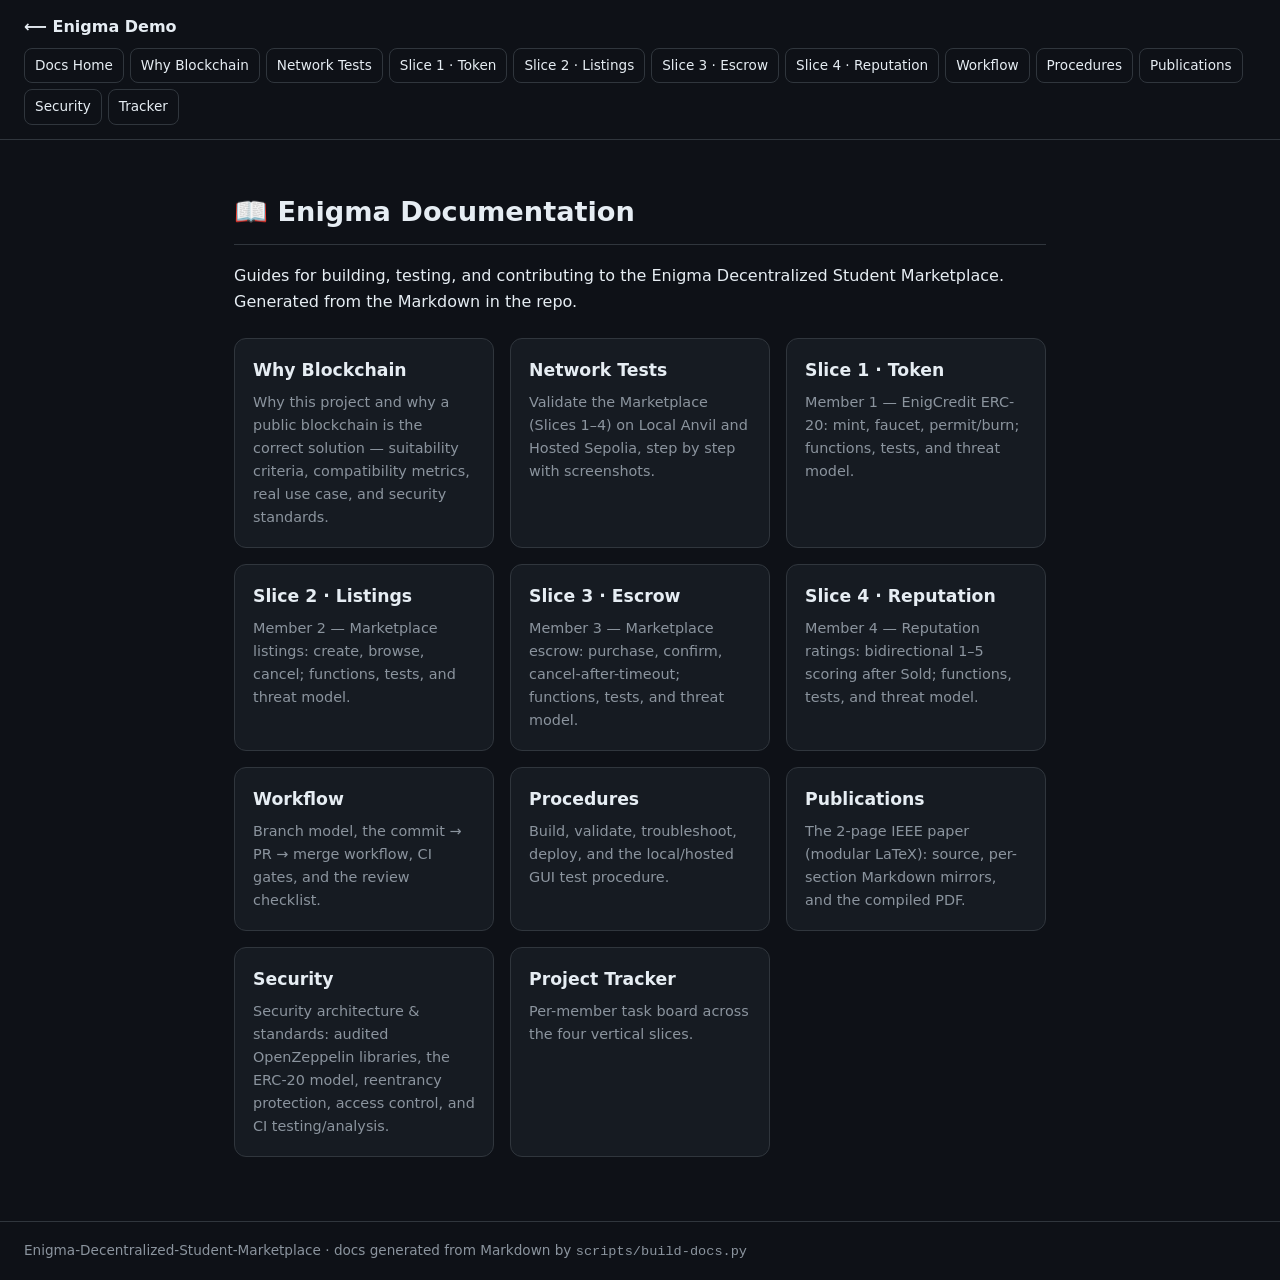
<file: frontend/src/docs/index.html>
<!doctype html><html lang="en"><head><meta charset="utf-8">
<meta name="viewport" content="width=device-width, initial-scale=1">
<title>Documentation · Enigma Docs</title>
<link rel="stylesheet" href="docs.css"></head>
<body>
<header class="topbar"><a class="brand" href="../index.html">⟵ Enigma Demo</a><nav><a href="index.html">Docs Home</a><a href="why-blockchain.html">Why Blockchain</a><a href="network-tests.html">Network Tests</a><a href="token-module.html">Slice 1 · Token</a><a href="listings-module.html">Slice 2 · Listings</a><a href="escrow-module.html">Slice 3 · Escrow</a><a href="reputation-module.html">Slice 4 · Reputation</a><a href="contributing.html">Workflow</a><a href="procedures.html">Procedures</a><a href="publications.html">Publications</a><a href="security.html">Security</a><a href="../tracker/index.html">Tracker</a></nav></header>
<main class="doc">
<h1>📖 Enigma Documentation</h1><p>Guides for building, testing, and contributing to the Enigma Decentralized Student Marketplace. Generated from the Markdown in the repo.</p><div class="cards"><a class="card" href="why-blockchain.html"><h3>Why Blockchain</h3><p>Why this project and why a public blockchain is the correct solution — suitability criteria, compatibility metrics, real use case, and security standards.</p></a><a class="card" href="network-tests.html"><h3>Network Tests</h3><p>Validate the Marketplace (Slices 1–4) on Local Anvil and Hosted Sepolia, step by step with screenshots.</p></a><a class="card" href="token-module.html"><h3>Slice 1 · Token</h3><p>Member 1 — EnigCredit ERC-20: mint, faucet, permit/burn; functions, tests, and threat model.</p></a><a class="card" href="listings-module.html"><h3>Slice 2 · Listings</h3><p>Member 2 — Marketplace listings: create, browse, cancel; functions, tests, and threat model.</p></a><a class="card" href="escrow-module.html"><h3>Slice 3 · Escrow</h3><p>Member 3 — Marketplace escrow: purchase, confirm, cancel-after-timeout; functions, tests, and threat model.</p></a><a class="card" href="reputation-module.html"><h3>Slice 4 · Reputation</h3><p>Member 4 — Reputation ratings: bidirectional 1–5 scoring after Sold; functions, tests, and threat model.</p></a><a class="card" href="contributing.html"><h3>Workflow</h3><p>Branch model, the commit → PR → merge workflow, CI gates, and the review checklist.</p></a><a class="card" href="procedures.html"><h3>Procedures</h3><p>Build, validate, troubleshoot, deploy, and the local/hosted GUI test procedure.</p></a><a class="card" href="publications.html"><h3>Publications</h3><p>The 2-page IEEE paper (modular LaTeX): source, per-section Markdown mirrors, and the compiled PDF.</p></a><a class="card" href="security.html"><h3>Security</h3><p>Security architecture & standards: audited OpenZeppelin libraries, the ERC-20 model, reentrancy protection, access control, and CI testing/analysis.</p></a><a class="card" href="../tracker/index.html"><h3>Project Tracker</h3><p>Per-member task board across the four vertical slices.</p></a></div>
</main>
<footer>Enigma-Decentralized-Student-Marketplace · docs generated from Markdown by <code>scripts/build-docs.py</code></footer>
</body></html>
</file>
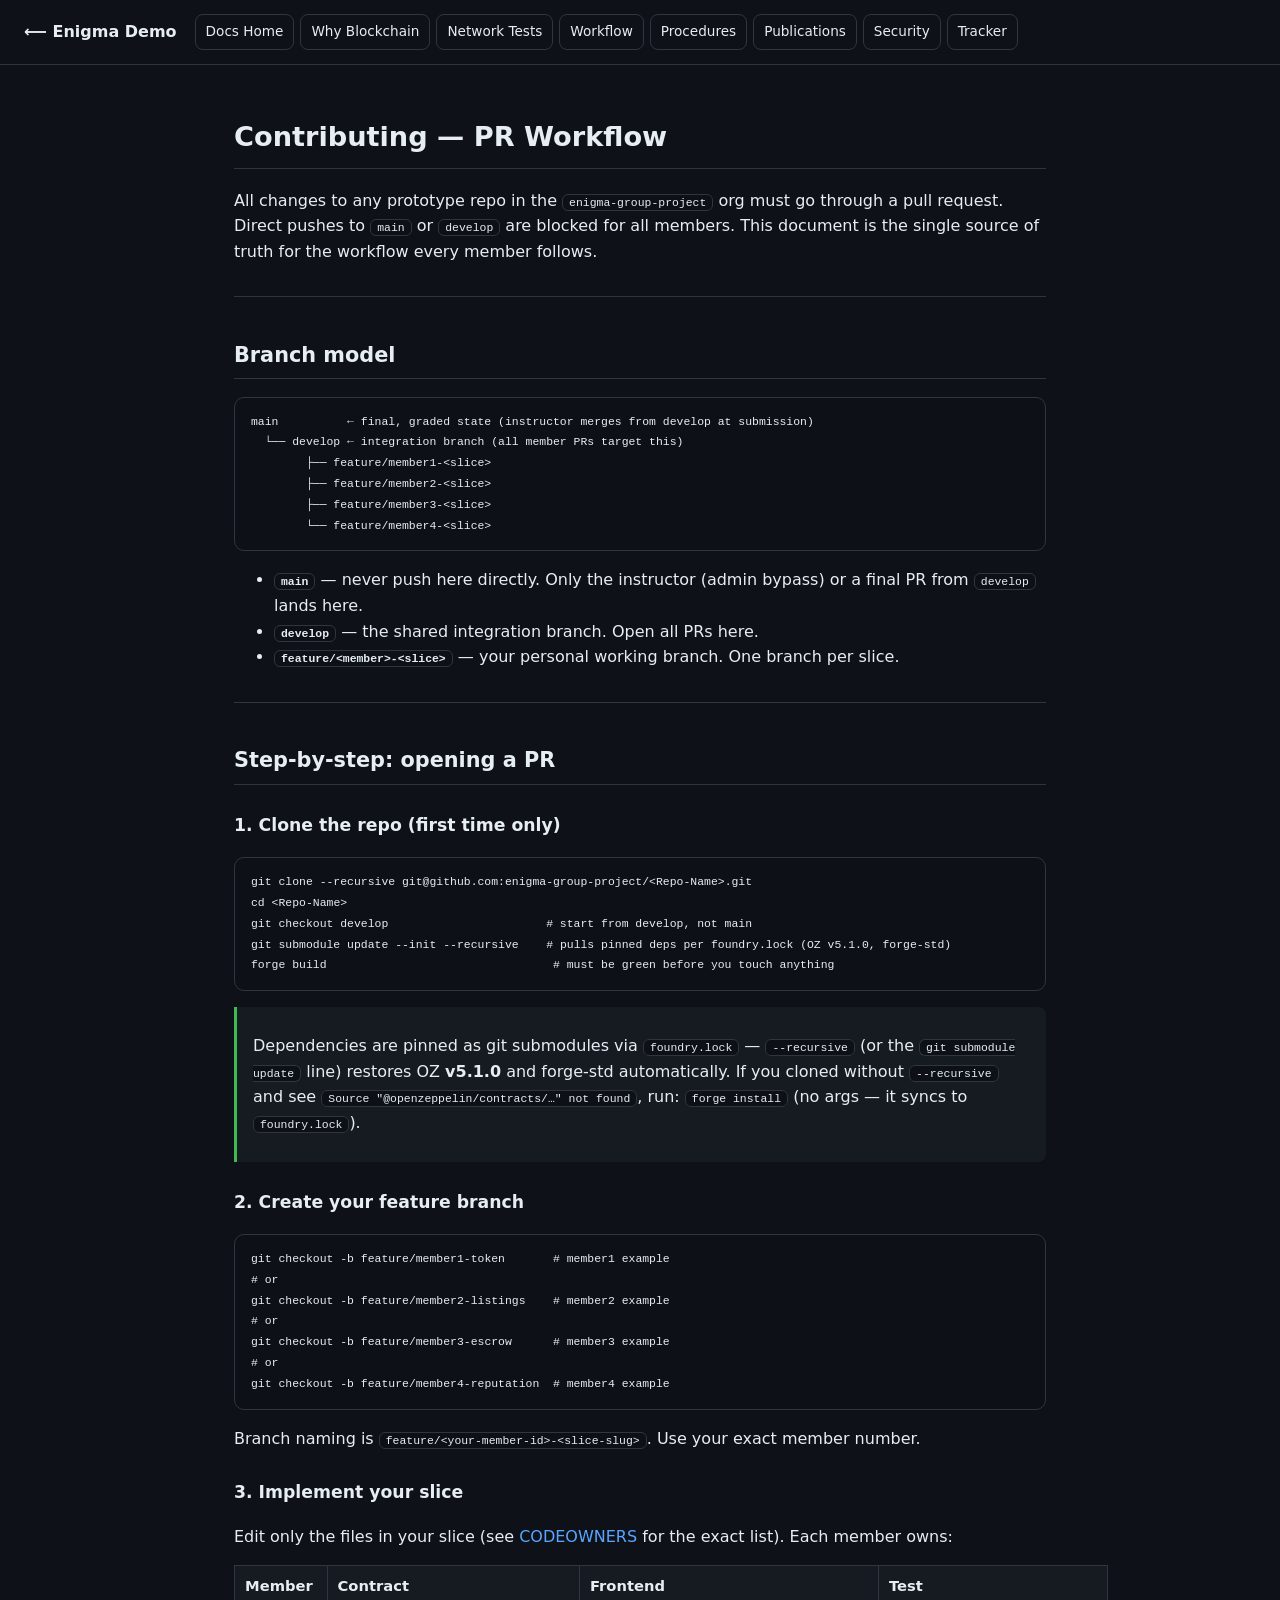
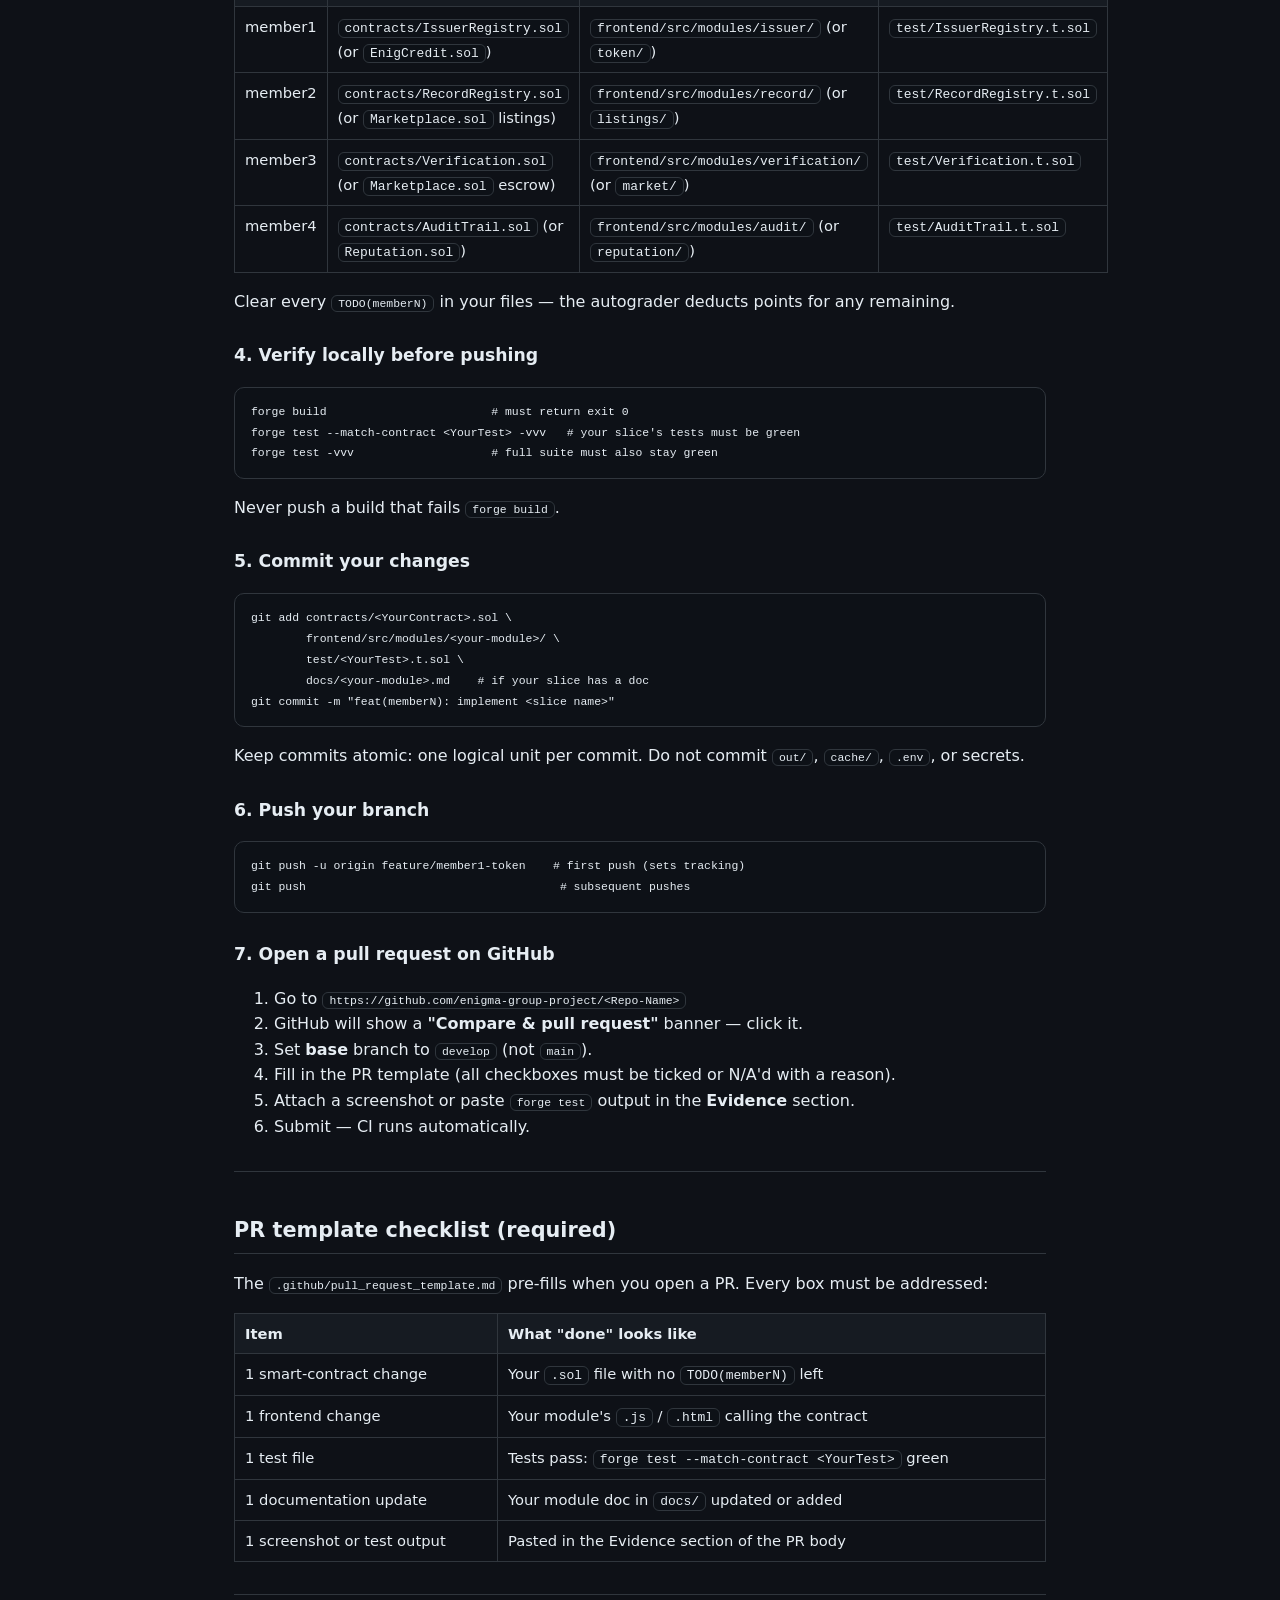
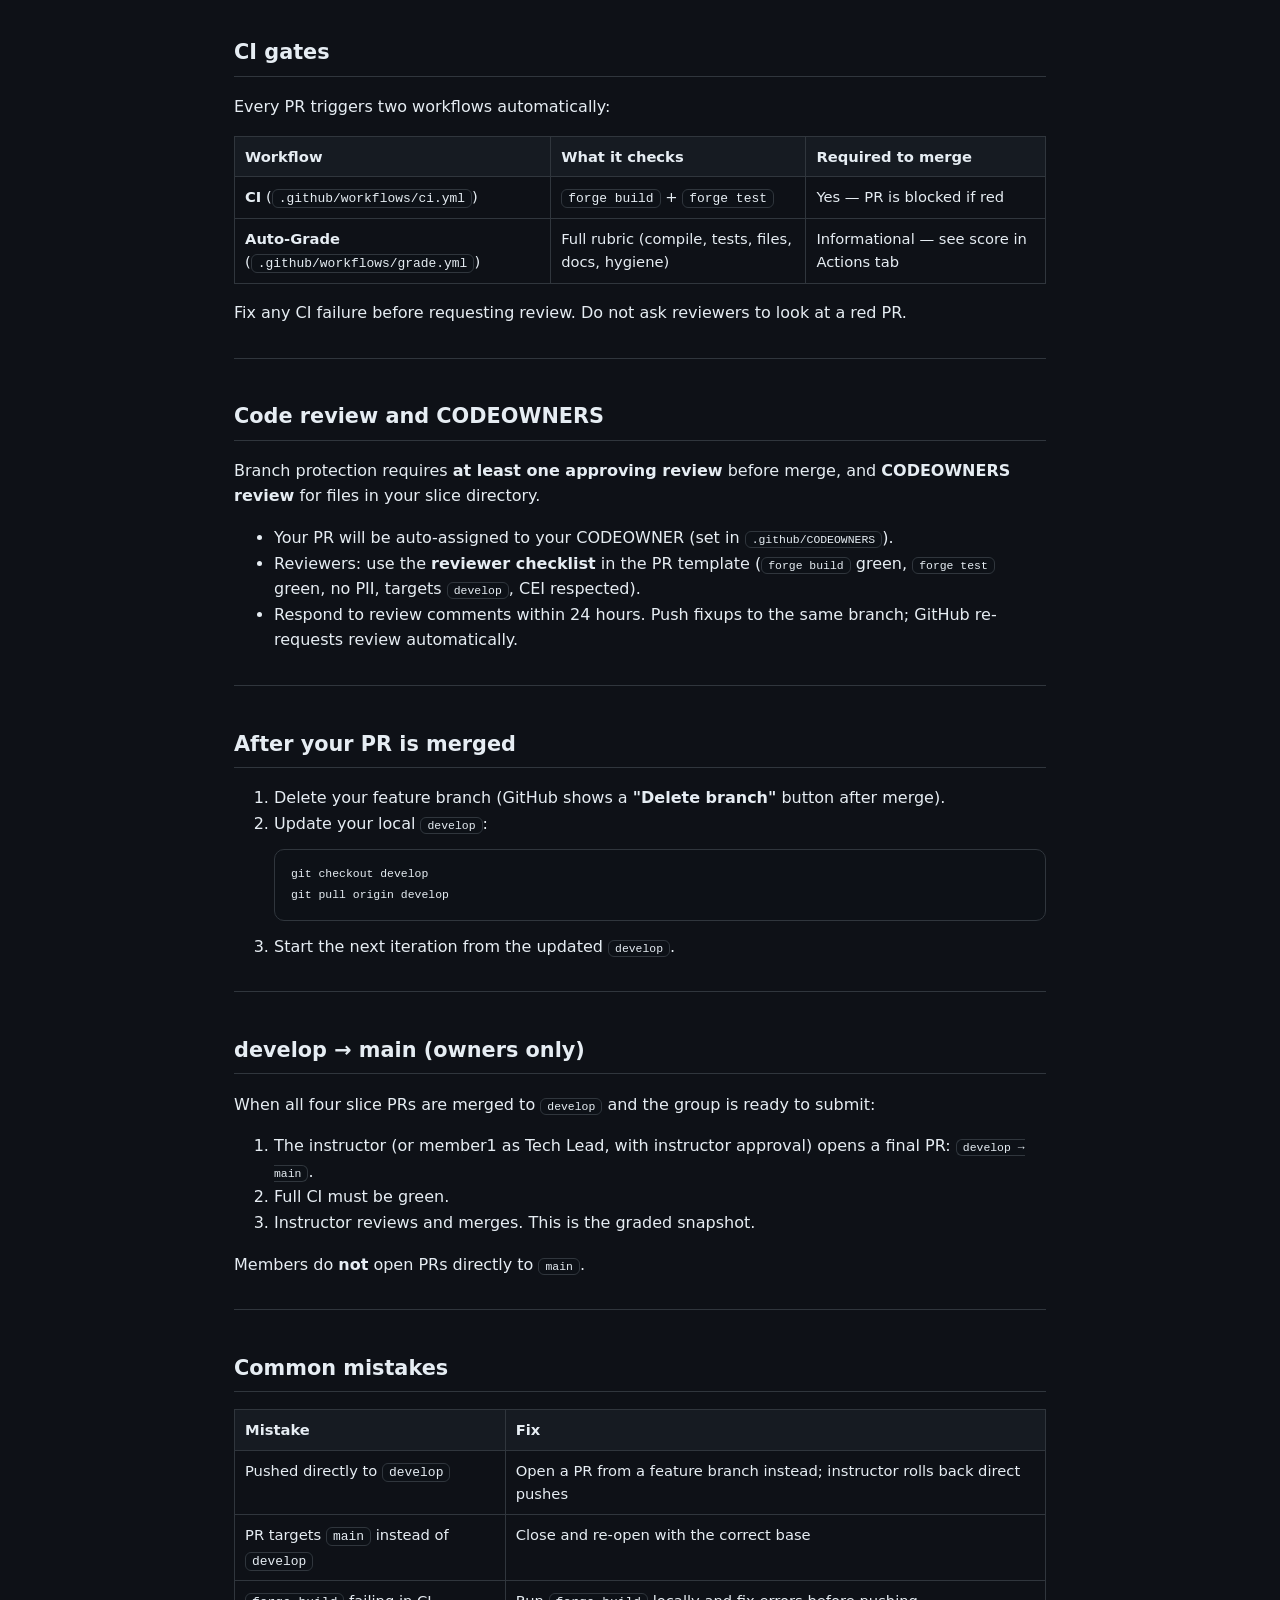
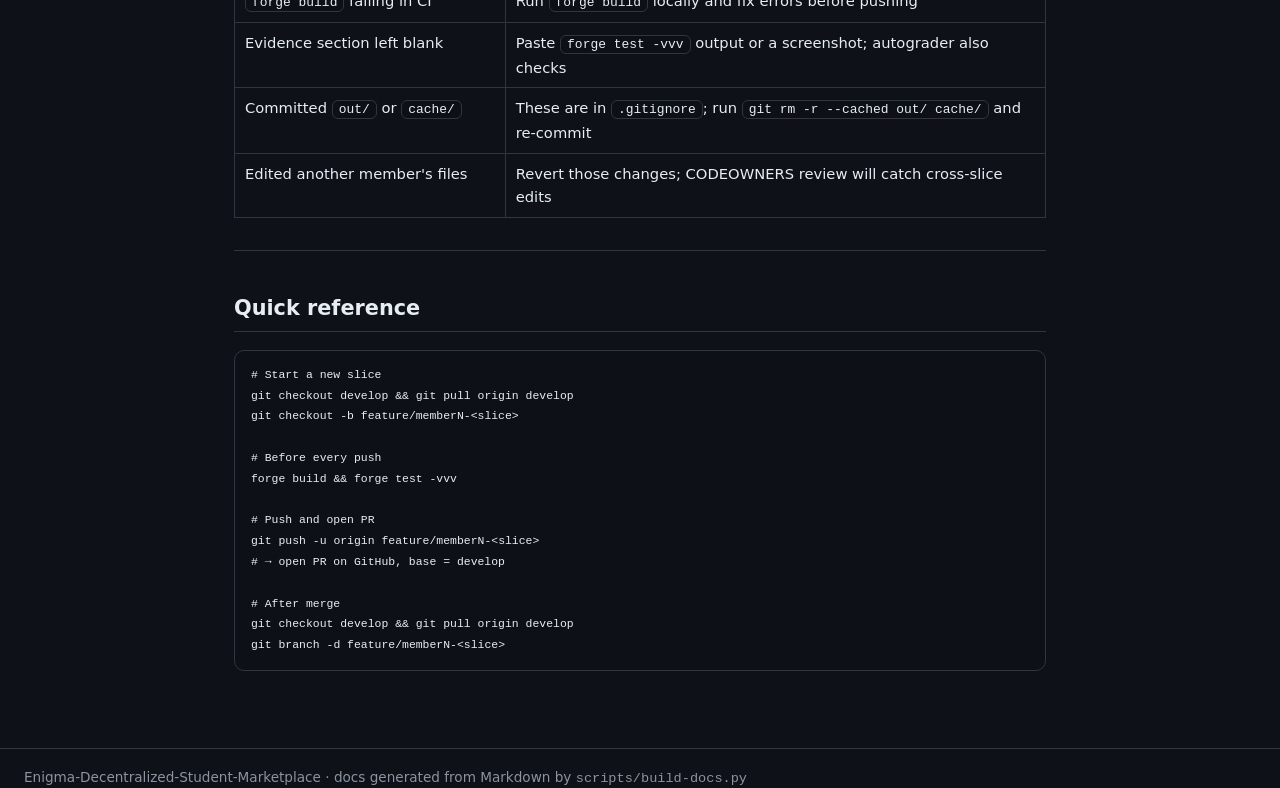
<file: frontend/src/docs/contributing.html>
<!doctype html><html lang="en"><head><meta charset="utf-8">
<meta name="viewport" content="width=device-width, initial-scale=1">
<title>Workflow · Enigma Docs</title>
<link rel="stylesheet" href="docs.css"></head>
<body>
<header class="topbar"><a class="brand" href="../index.html">⟵ Enigma Demo</a><nav><a href="index.html">Docs Home</a><a href="why-blockchain.html">Why Blockchain</a><a href="network-tests.html">Network Tests</a><a href="contributing.html">Workflow</a><a href="procedures.html">Procedures</a><a href="publications.html">Publications</a><a href="security.html">Security</a><a href="../tracker/index.html">Tracker</a></nav></header>
<main class="doc">
<h1 id="contributing--pr-workflow">Contributing — PR Workflow</h1>
<p>All changes to any prototype repo in the <code>enigma-group-project</code> org must go through a pull request. Direct pushes to <code>main</code> or <code>develop</code> are blocked for all members. This document is the single source of truth for the workflow every member follows.</p>
<hr />
<h2 id="branch-model">Branch model</h2>
<pre><code>main          ← final, graded state (instructor merges from develop at submission)
  └── develop ← integration branch (all member PRs target this)
        ├── feature/member1-&lt;slice&gt;
        ├── feature/member2-&lt;slice&gt;
        ├── feature/member3-&lt;slice&gt;
        └── feature/member4-&lt;slice&gt;</code></pre>
<ul>
<li><strong><code>main</code></strong> — never push here directly. Only the instructor (admin bypass) or a final PR from <code>develop</code> lands here.</li>
<li><strong><code>develop</code></strong> — the shared integration branch. Open all PRs here.</li>
<li><strong><code>feature/&lt;member&gt;-&lt;slice&gt;</code></strong> — your personal working branch. One branch per slice.</li>
</ul>
<hr />
<h2 id="step-by-step-opening-a-pr">Step-by-step: opening a PR</h2>
<h3 id="1-clone-the-repo-first-time-only">1. Clone the repo (first time only)</h3>
<div class="sourceCode" id="cb2"><pre class="sourceCode bash"><code class="sourceCode bash"><span id="cb2-1"><a href="#cb2-1" aria-hidden="true" tabindex="-1"></a><span class="fu">git</span> clone <span class="at">--recursive</span> git@github.com:enigma-group-project/<span class="op">&lt;</span>Repo-Name<span class="op">&gt;</span>.git</span>
<span id="cb2-2"><a href="#cb2-2" aria-hidden="true" tabindex="-1"></a><span class="bu">cd</span> <span class="op">&lt;</span>Repo-Name<span class="op">&gt;</span></span>
<span id="cb2-3"><a href="#cb2-3" aria-hidden="true" tabindex="-1"></a><span class="fu">git</span> checkout develop                       <span class="co"># start from develop, not main</span></span>
<span id="cb2-4"><a href="#cb2-4" aria-hidden="true" tabindex="-1"></a><span class="fu">git</span> submodule update <span class="at">--init</span> <span class="at">--recursive</span>    <span class="co"># pulls pinned deps per foundry.lock (OZ v5.1.0, forge-std)</span></span>
<span id="cb2-5"><a href="#cb2-5" aria-hidden="true" tabindex="-1"></a><span class="ex">forge</span> build                                 <span class="co"># must be green before you touch anything</span></span></code></pre></div>
<blockquote>
<p>Dependencies are pinned as git submodules via <code>foundry.lock</code> — <code>--recursive</code> (or the <code>git submodule update</code> line) restores OZ <strong>v5.1.0</strong> and forge-std automatically. If you cloned without <code>--recursive</code> and see <code>Source "@openzeppelin/contracts/…" not found</code>, run: <code>forge install</code> (no args — it syncs to <code>foundry.lock</code>).</p>
</blockquote>
<h3 id="2-create-your-feature-branch">2. Create your feature branch</h3>
<div class="sourceCode" id="cb3"><pre class="sourceCode bash"><code class="sourceCode bash"><span id="cb3-1"><a href="#cb3-1" aria-hidden="true" tabindex="-1"></a><span class="fu">git</span> checkout <span class="at">-b</span> feature/member1-token       <span class="co"># member1 example</span></span>
<span id="cb3-2"><a href="#cb3-2" aria-hidden="true" tabindex="-1"></a><span class="co"># or</span></span>
<span id="cb3-3"><a href="#cb3-3" aria-hidden="true" tabindex="-1"></a><span class="fu">git</span> checkout <span class="at">-b</span> feature/member2-listings    <span class="co"># member2 example</span></span>
<span id="cb3-4"><a href="#cb3-4" aria-hidden="true" tabindex="-1"></a><span class="co"># or</span></span>
<span id="cb3-5"><a href="#cb3-5" aria-hidden="true" tabindex="-1"></a><span class="fu">git</span> checkout <span class="at">-b</span> feature/member3-escrow      <span class="co"># member3 example</span></span>
<span id="cb3-6"><a href="#cb3-6" aria-hidden="true" tabindex="-1"></a><span class="co"># or</span></span>
<span id="cb3-7"><a href="#cb3-7" aria-hidden="true" tabindex="-1"></a><span class="fu">git</span> checkout <span class="at">-b</span> feature/member4-reputation  <span class="co"># member4 example</span></span></code></pre></div>
<p>Branch naming is <code>feature/&lt;your-member-id&gt;-&lt;slice-slug&gt;</code>. Use your exact member number.</p>
<h3 id="3-implement-your-slice">3. Implement your slice</h3>
<p>Edit only the files in your slice (see <a href=".github/CODEOWNERS">CODEOWNERS</a> for the exact list). Each member owns:</p>
<table>
<thead>
<tr>
<th>Member</th>
<th>Contract</th>
<th>Frontend</th>
<th>Test</th>
</tr>
</thead>
<tbody>
<tr>
<td>member1</td>
<td><code>contracts/IssuerRegistry.sol</code> (or <code>EnigCredit.sol</code>)</td>
<td><code>frontend/src/modules/issuer/</code> (or <code>token/</code>)</td>
<td><code>test/IssuerRegistry.t.sol</code></td>
</tr>
<tr>
<td>member2</td>
<td><code>contracts/RecordRegistry.sol</code> (or <code>Marketplace.sol</code> listings)</td>
<td><code>frontend/src/modules/record/</code> (or <code>listings/</code>)</td>
<td><code>test/RecordRegistry.t.sol</code></td>
</tr>
<tr>
<td>member3</td>
<td><code>contracts/Verification.sol</code> (or <code>Marketplace.sol</code> escrow)</td>
<td><code>frontend/src/modules/verification/</code> (or <code>market/</code>)</td>
<td><code>test/Verification.t.sol</code></td>
</tr>
<tr>
<td>member4</td>
<td><code>contracts/AuditTrail.sol</code> (or <code>Reputation.sol</code>)</td>
<td><code>frontend/src/modules/audit/</code> (or <code>reputation/</code>)</td>
<td><code>test/AuditTrail.t.sol</code></td>
</tr>
</tbody>
</table>
<p>Clear every <code>TODO(memberN)</code> in your files — the autograder deducts points for any remaining.</p>
<h3 id="4-verify-locally-before-pushing">4. Verify locally before pushing</h3>
<div class="sourceCode" id="cb4"><pre class="sourceCode bash"><code class="sourceCode bash"><span id="cb4-1"><a href="#cb4-1" aria-hidden="true" tabindex="-1"></a><span class="ex">forge</span> build                        <span class="co"># must return exit 0</span></span>
<span id="cb4-2"><a href="#cb4-2" aria-hidden="true" tabindex="-1"></a><span class="ex">forge</span> test <span class="at">--match-contract</span> <span class="op">&lt;</span>YourTest<span class="op">&gt;</span> -vvv   <span class="co"># your slice&#39;s tests must be green</span></span>
<span id="cb4-3"><a href="#cb4-3" aria-hidden="true" tabindex="-1"></a><span class="ex">forge</span> test <span class="at">-vvv</span>                    <span class="co"># full suite must also stay green</span></span></code></pre></div>
<p>Never push a build that fails <code>forge build</code>.</p>
<h3 id="5-commit-your-changes">5. Commit your changes</h3>
<div class="sourceCode" id="cb5"><pre class="sourceCode bash"><code class="sourceCode bash"><span id="cb5-1"><a href="#cb5-1" aria-hidden="true" tabindex="-1"></a><span class="fu">git</span> add contracts/<span class="op">&lt;</span>YourContract<span class="op">&gt;</span>.sol <span class="dt">\</span></span>
<span id="cb5-2"><a href="#cb5-2" aria-hidden="true" tabindex="-1"></a>        frontend/src/modules/<span class="op">&lt;</span>your-module<span class="op">&gt;</span>/ <span class="dt">\</span></span>
<span id="cb5-3"><a href="#cb5-3" aria-hidden="true" tabindex="-1"></a>        test/<span class="op">&lt;</span>YourTest<span class="op">&gt;</span>.t.sol <span class="dt">\</span></span>
<span id="cb5-4"><a href="#cb5-4" aria-hidden="true" tabindex="-1"></a>        docs/<span class="op">&lt;</span>your-module<span class="op">&gt;</span>.md    <span class="co"># if your slice has a doc</span></span>
<span id="cb5-5"><a href="#cb5-5" aria-hidden="true" tabindex="-1"></a><span class="fu">git</span> commit <span class="at">-m</span> <span class="st">&quot;feat(memberN): implement &lt;slice name&gt;&quot;</span></span></code></pre></div>
<p>Keep commits atomic: one logical unit per commit. Do not commit <code>out/</code>, <code>cache/</code>, <code>.env</code>, or secrets.</p>
<h3 id="6-push-your-branch">6. Push your branch</h3>
<div class="sourceCode" id="cb6"><pre class="sourceCode bash"><code class="sourceCode bash"><span id="cb6-1"><a href="#cb6-1" aria-hidden="true" tabindex="-1"></a><span class="fu">git</span> push <span class="at">-u</span> origin feature/member1-token    <span class="co"># first push (sets tracking)</span></span>
<span id="cb6-2"><a href="#cb6-2" aria-hidden="true" tabindex="-1"></a><span class="fu">git</span> push                                     <span class="co"># subsequent pushes</span></span></code></pre></div>
<h3 id="7-open-a-pull-request-on-github">7. Open a pull request on GitHub</h3>
<ol type="1">
<li>Go to <code>https://github.com/enigma-group-project/&lt;Repo-Name&gt;</code></li>
<li>GitHub will show a <strong>"Compare &amp; pull request"</strong> banner — click it.</li>
<li>Set <strong>base</strong> branch to <code>develop</code> (not <code>main</code>).</li>
<li>Fill in the PR template (all checkboxes must be ticked or N/A'd with a reason).</li>
<li>Attach a screenshot or paste <code>forge test</code> output in the <strong>Evidence</strong> section.</li>
<li>Submit — CI runs automatically.</li>
</ol>
<hr />
<h2 id="pr-template-checklist-required">PR template checklist (required)</h2>
<p>The <code>.github/pull_request_template.md</code> pre-fills when you open a PR. Every box must be addressed:</p>
<table>
<thead>
<tr>
<th>Item</th>
<th>What "done" looks like</th>
</tr>
</thead>
<tbody>
<tr>
<td>1 smart-contract change</td>
<td>Your <code>.sol</code> file with no <code>TODO(memberN)</code> left</td>
</tr>
<tr>
<td>1 frontend change</td>
<td>Your module's <code>.js</code> / <code>.html</code> calling the contract</td>
</tr>
<tr>
<td>1 test file</td>
<td>Tests pass: <code>forge test --match-contract &lt;YourTest&gt;</code> green</td>
</tr>
<tr>
<td>1 documentation update</td>
<td>Your module doc in <code>docs/</code> updated or added</td>
</tr>
<tr>
<td>1 screenshot or test output</td>
<td>Pasted in the Evidence section of the PR body</td>
</tr>
</tbody>
</table>
<hr />
<h2 id="ci-gates">CI gates</h2>
<p>Every PR triggers two workflows automatically:</p>
<table>
<thead>
<tr>
<th>Workflow</th>
<th>What it checks</th>
<th>Required to merge</th>
</tr>
</thead>
<tbody>
<tr>
<td><strong>CI</strong> (<code>.github/workflows/ci.yml</code>)</td>
<td><code>forge build</code> + <code>forge test</code></td>
<td>Yes — PR is blocked if red</td>
</tr>
<tr>
<td><strong>Auto-Grade</strong> (<code>.github/workflows/grade.yml</code>)</td>
<td>Full rubric (compile, tests, files, docs, hygiene)</td>
<td>Informational — see score in Actions tab</td>
</tr>
</tbody>
</table>
<p>Fix any CI failure before requesting review. Do not ask reviewers to look at a red PR.</p>
<hr />
<h2 id="code-review-and-codeowners">Code review and CODEOWNERS</h2>
<p>Branch protection requires <strong>at least one approving review</strong> before merge, and <strong>CODEOWNERS review</strong> for files in your slice directory.</p>
<ul>
<li>Your PR will be auto-assigned to your CODEOWNER (set in <code>.github/CODEOWNERS</code>).</li>
<li>Reviewers: use the <strong>reviewer checklist</strong> in the PR template (<code>forge build</code> green, <code>forge test</code> green, no PII, targets <code>develop</code>, CEI respected).</li>
<li>Respond to review comments within 24 hours. Push fixups to the same branch; GitHub re-requests review automatically.</li>
</ul>
<hr />
<h2 id="after-your-pr-is-merged">After your PR is merged</h2>
<ol type="1">
<li>Delete your feature branch (GitHub shows a <strong>"Delete branch"</strong> button after merge).</li>
<li>Update your local <code>develop</code>:
<div class="sourceCode" id="cb7"><pre class="sourceCode bash"><code class="sourceCode bash"><span id="cb7-1"><a href="#cb7-1" aria-hidden="true" tabindex="-1"></a><span class="fu">git</span> checkout develop</span>
<span id="cb7-2"><a href="#cb7-2" aria-hidden="true" tabindex="-1"></a><span class="fu">git</span> pull origin develop</span></code></pre></div></li>
<li>Start the next iteration from the updated <code>develop</code>.</li>
</ol>
<hr />
<h2 id="develop--main-owners-only">develop → main (owners only)</h2>
<p>When all four slice PRs are merged to <code>develop</code> and the group is ready to submit:</p>
<ol type="1">
<li>The instructor (or member1 as Tech Lead, with instructor approval) opens a final PR: <code>develop → main</code>.</li>
<li>Full CI must be green.</li>
<li>Instructor reviews and merges. This is the graded snapshot.</li>
</ol>
<p>Members do <strong>not</strong> open PRs directly to <code>main</code>.</p>
<hr />
<h2 id="common-mistakes">Common mistakes</h2>
<table>
<thead>
<tr>
<th>Mistake</th>
<th>Fix</th>
</tr>
</thead>
<tbody>
<tr>
<td>Pushed directly to <code>develop</code></td>
<td>Open a PR from a feature branch instead; instructor rolls back direct pushes</td>
</tr>
<tr>
<td>PR targets <code>main</code> instead of <code>develop</code></td>
<td>Close and re-open with the correct base</td>
</tr>
<tr>
<td><code>forge build</code> failing in CI</td>
<td>Run <code>forge build</code> locally and fix errors before pushing</td>
</tr>
<tr>
<td>Evidence section left blank</td>
<td>Paste <code>forge test -vvv</code> output or a screenshot; autograder also checks</td>
</tr>
<tr>
<td>Committed <code>out/</code> or <code>cache/</code></td>
<td>These are in <code>.gitignore</code>; run <code>git rm -r --cached out/ cache/</code> and re-commit</td>
</tr>
<tr>
<td>Edited another member's files</td>
<td>Revert those changes; CODEOWNERS review will catch cross-slice edits</td>
</tr>
</tbody>
</table>
<hr />
<h2 id="quick-reference">Quick reference</h2>
<div class="sourceCode" id="cb8"><pre class="sourceCode bash"><code class="sourceCode bash"><span id="cb8-1"><a href="#cb8-1" aria-hidden="true" tabindex="-1"></a><span class="co"># Start a new slice</span></span>
<span id="cb8-2"><a href="#cb8-2" aria-hidden="true" tabindex="-1"></a><span class="fu">git</span> checkout develop <span class="kw">&amp;&amp;</span> <span class="fu">git</span> pull origin develop</span>
<span id="cb8-3"><a href="#cb8-3" aria-hidden="true" tabindex="-1"></a><span class="fu">git</span> checkout <span class="at">-b</span> feature/memberN-<span class="op">&lt;</span>slice<span class="op">&gt;</span></span>
<span id="cb8-4"><a href="#cb8-4" aria-hidden="true" tabindex="-1"></a></span>
<span id="cb8-5"><a href="#cb8-5" aria-hidden="true" tabindex="-1"></a><span class="co"># Before every push</span></span>
<span id="cb8-6"><a href="#cb8-6" aria-hidden="true" tabindex="-1"></a><span class="ex">forge</span> build <span class="kw">&amp;&amp;</span> <span class="ex">forge</span> test <span class="at">-vvv</span></span>
<span id="cb8-7"><a href="#cb8-7" aria-hidden="true" tabindex="-1"></a></span>
<span id="cb8-8"><a href="#cb8-8" aria-hidden="true" tabindex="-1"></a><span class="co"># Push and open PR</span></span>
<span id="cb8-9"><a href="#cb8-9" aria-hidden="true" tabindex="-1"></a><span class="fu">git</span> push <span class="at">-u</span> origin feature/memberN-<span class="op">&lt;</span>slice<span class="op">&gt;</span></span>
<span id="cb8-10"><a href="#cb8-10" aria-hidden="true" tabindex="-1"></a><span class="co"># → open PR on GitHub, base = develop</span></span>
<span id="cb8-11"><a href="#cb8-11" aria-hidden="true" tabindex="-1"></a></span>
<span id="cb8-12"><a href="#cb8-12" aria-hidden="true" tabindex="-1"></a><span class="co"># After merge</span></span>
<span id="cb8-13"><a href="#cb8-13" aria-hidden="true" tabindex="-1"></a><span class="fu">git</span> checkout develop <span class="kw">&amp;&amp;</span> <span class="fu">git</span> pull origin develop</span>
<span id="cb8-14"><a href="#cb8-14" aria-hidden="true" tabindex="-1"></a><span class="fu">git</span> branch <span class="at">-d</span> feature/memberN-<span class="op">&lt;</span>slice<span class="op">&gt;</span></span></code></pre></div>

</main>
<footer>Enigma-Decentralized-Student-Marketplace · docs generated from Markdown by <code>scripts/build-docs.py</code></footer>
</body></html>
</file>
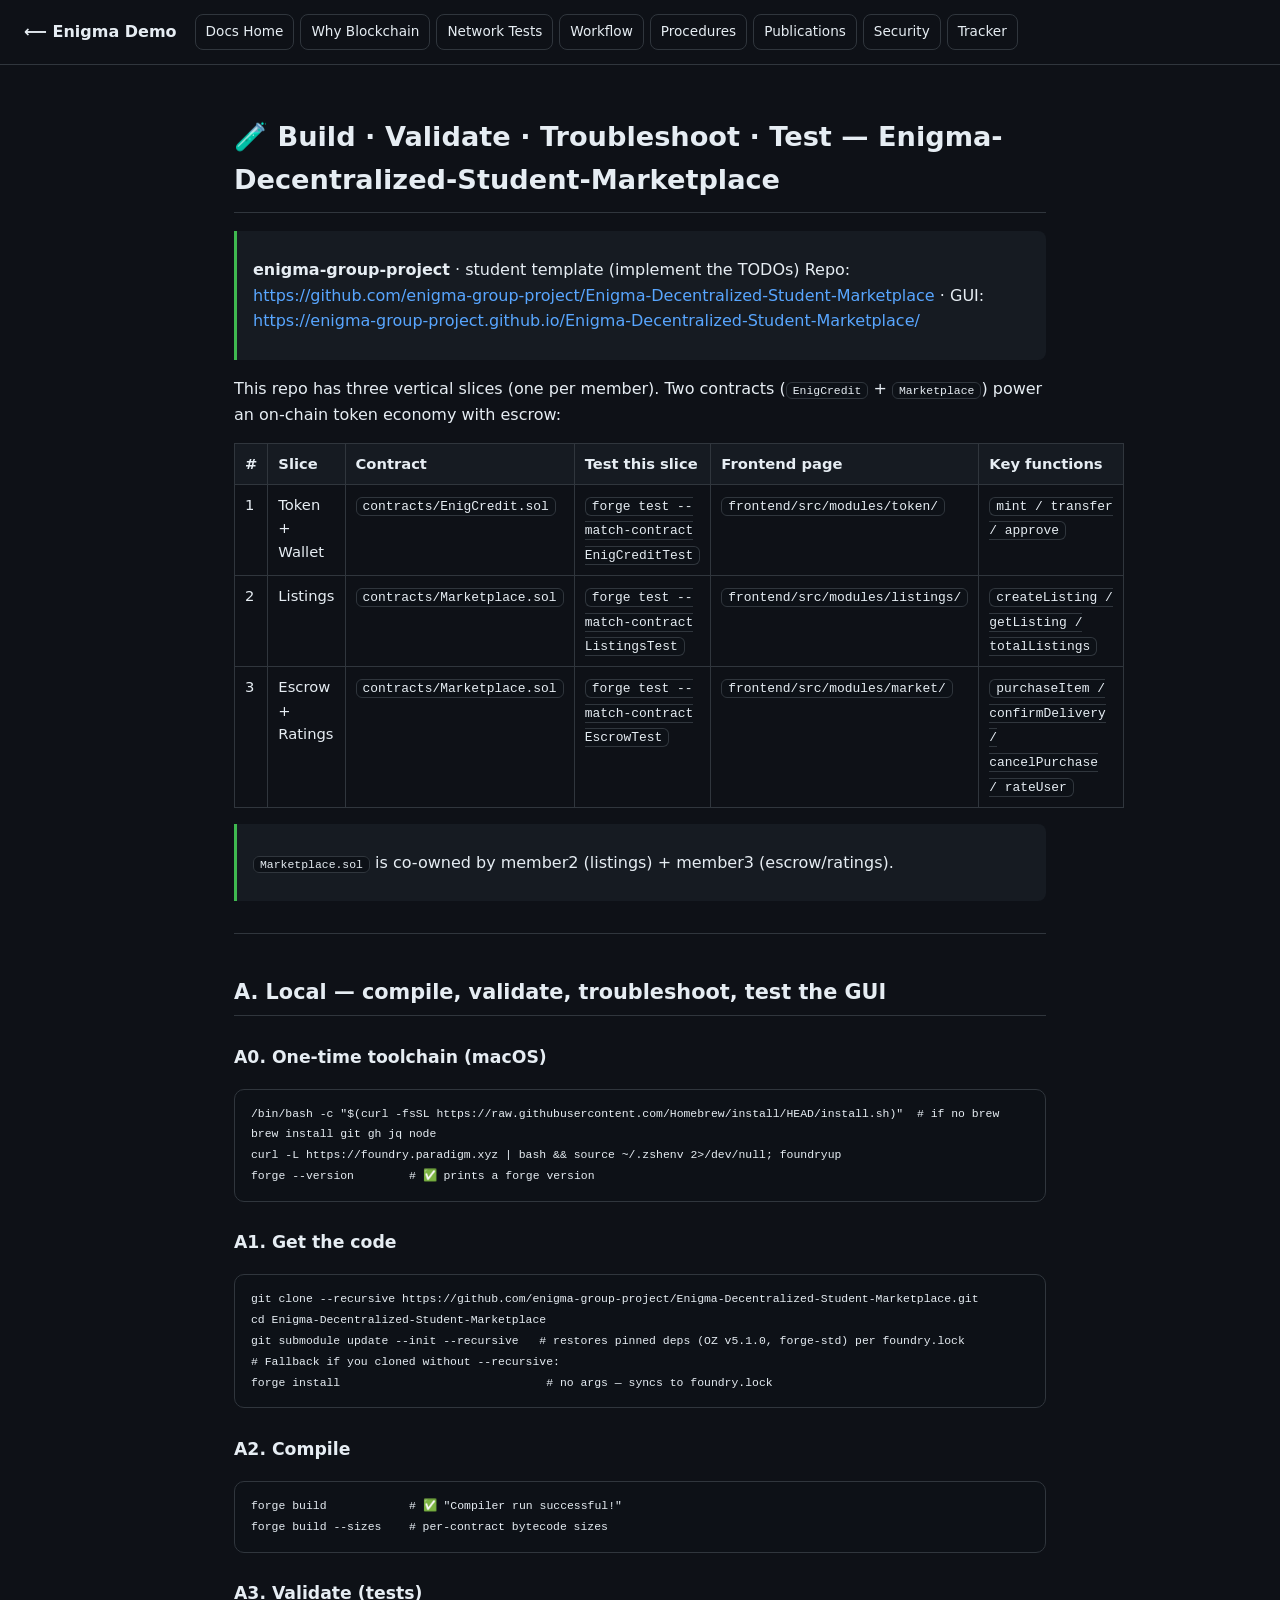
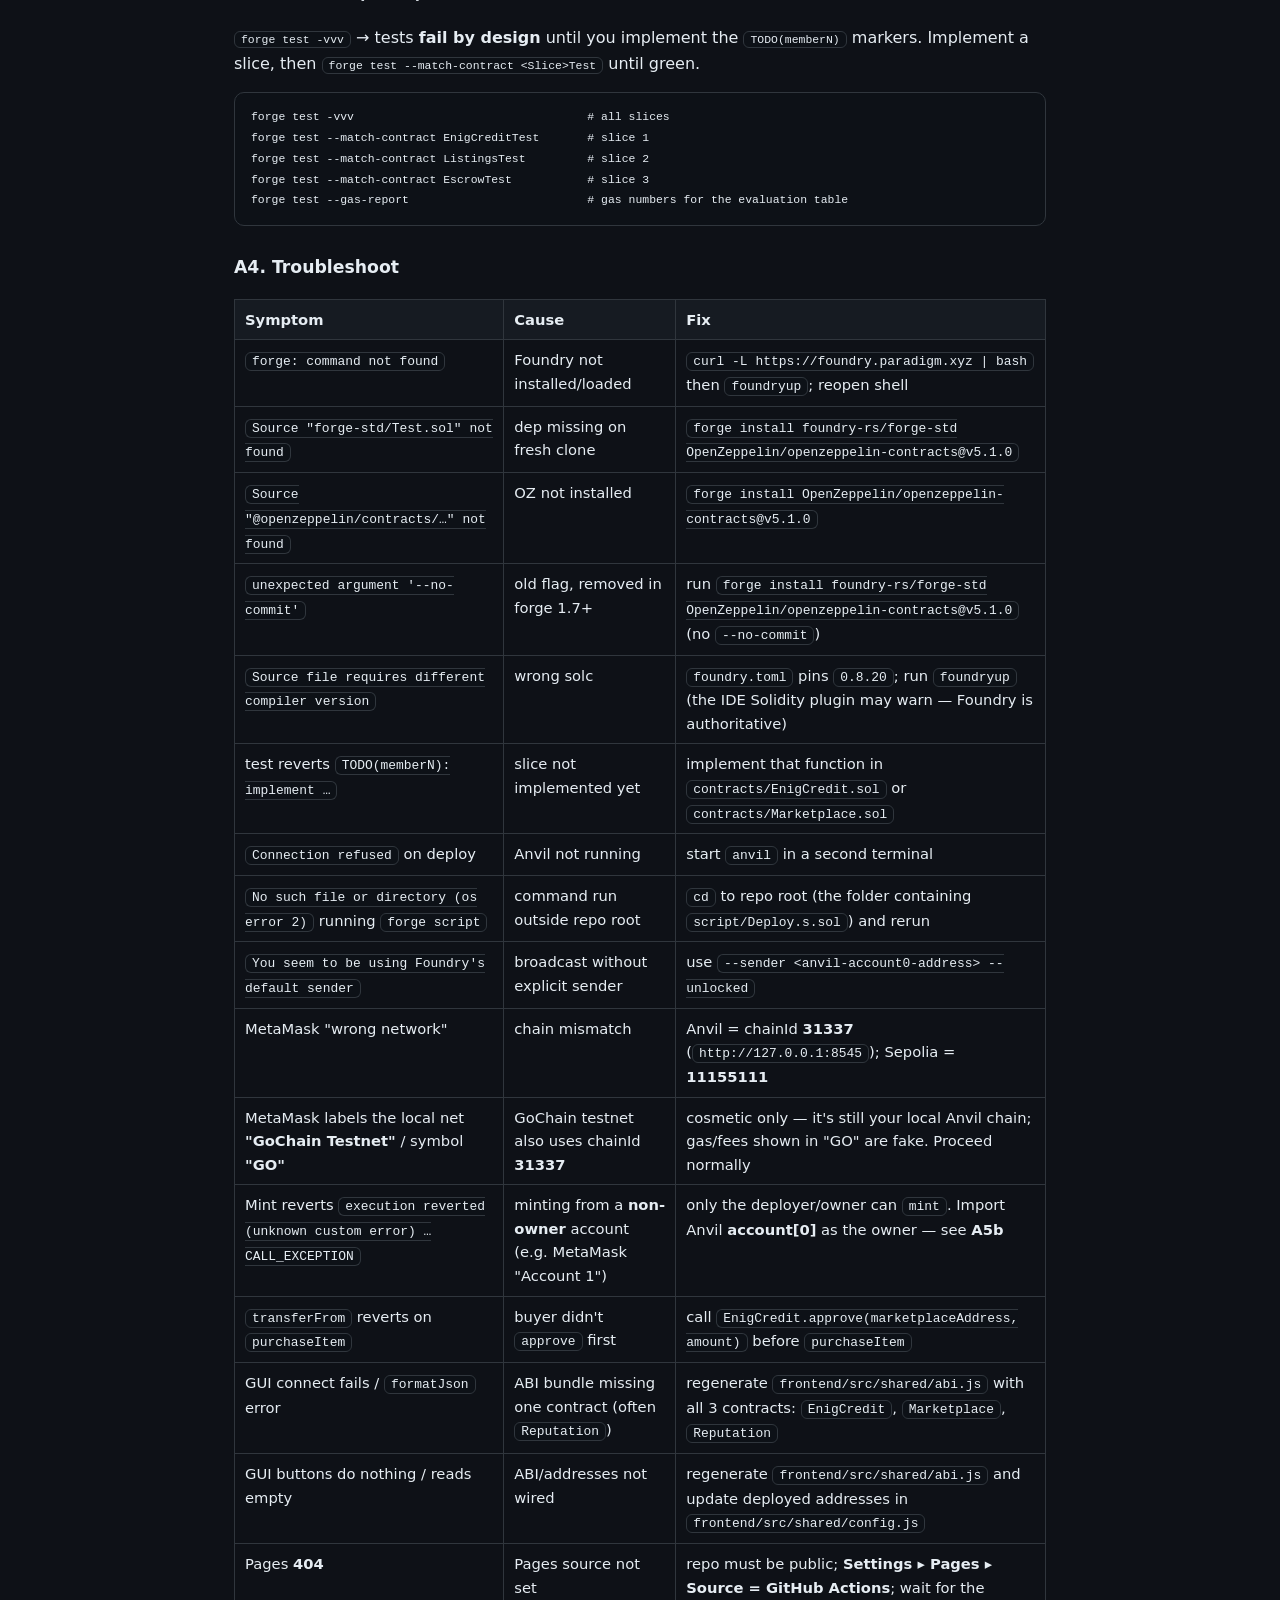
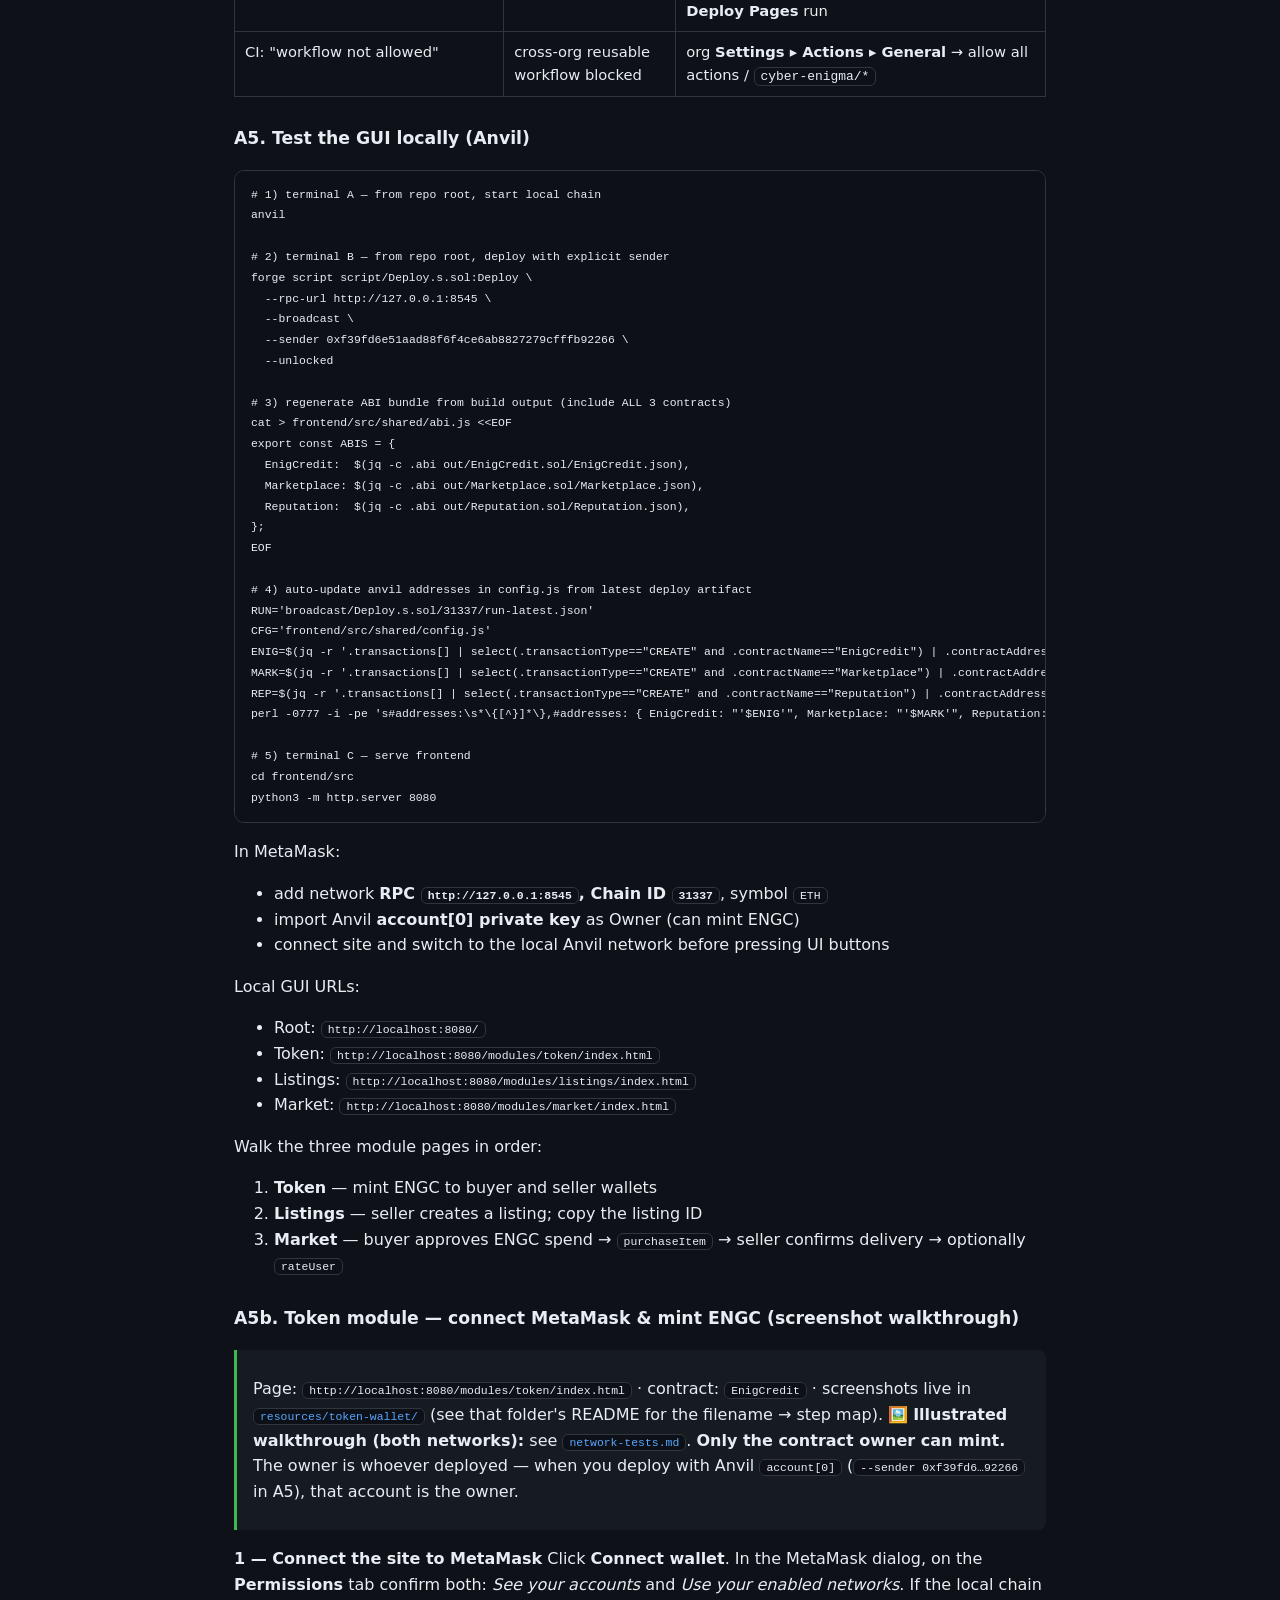
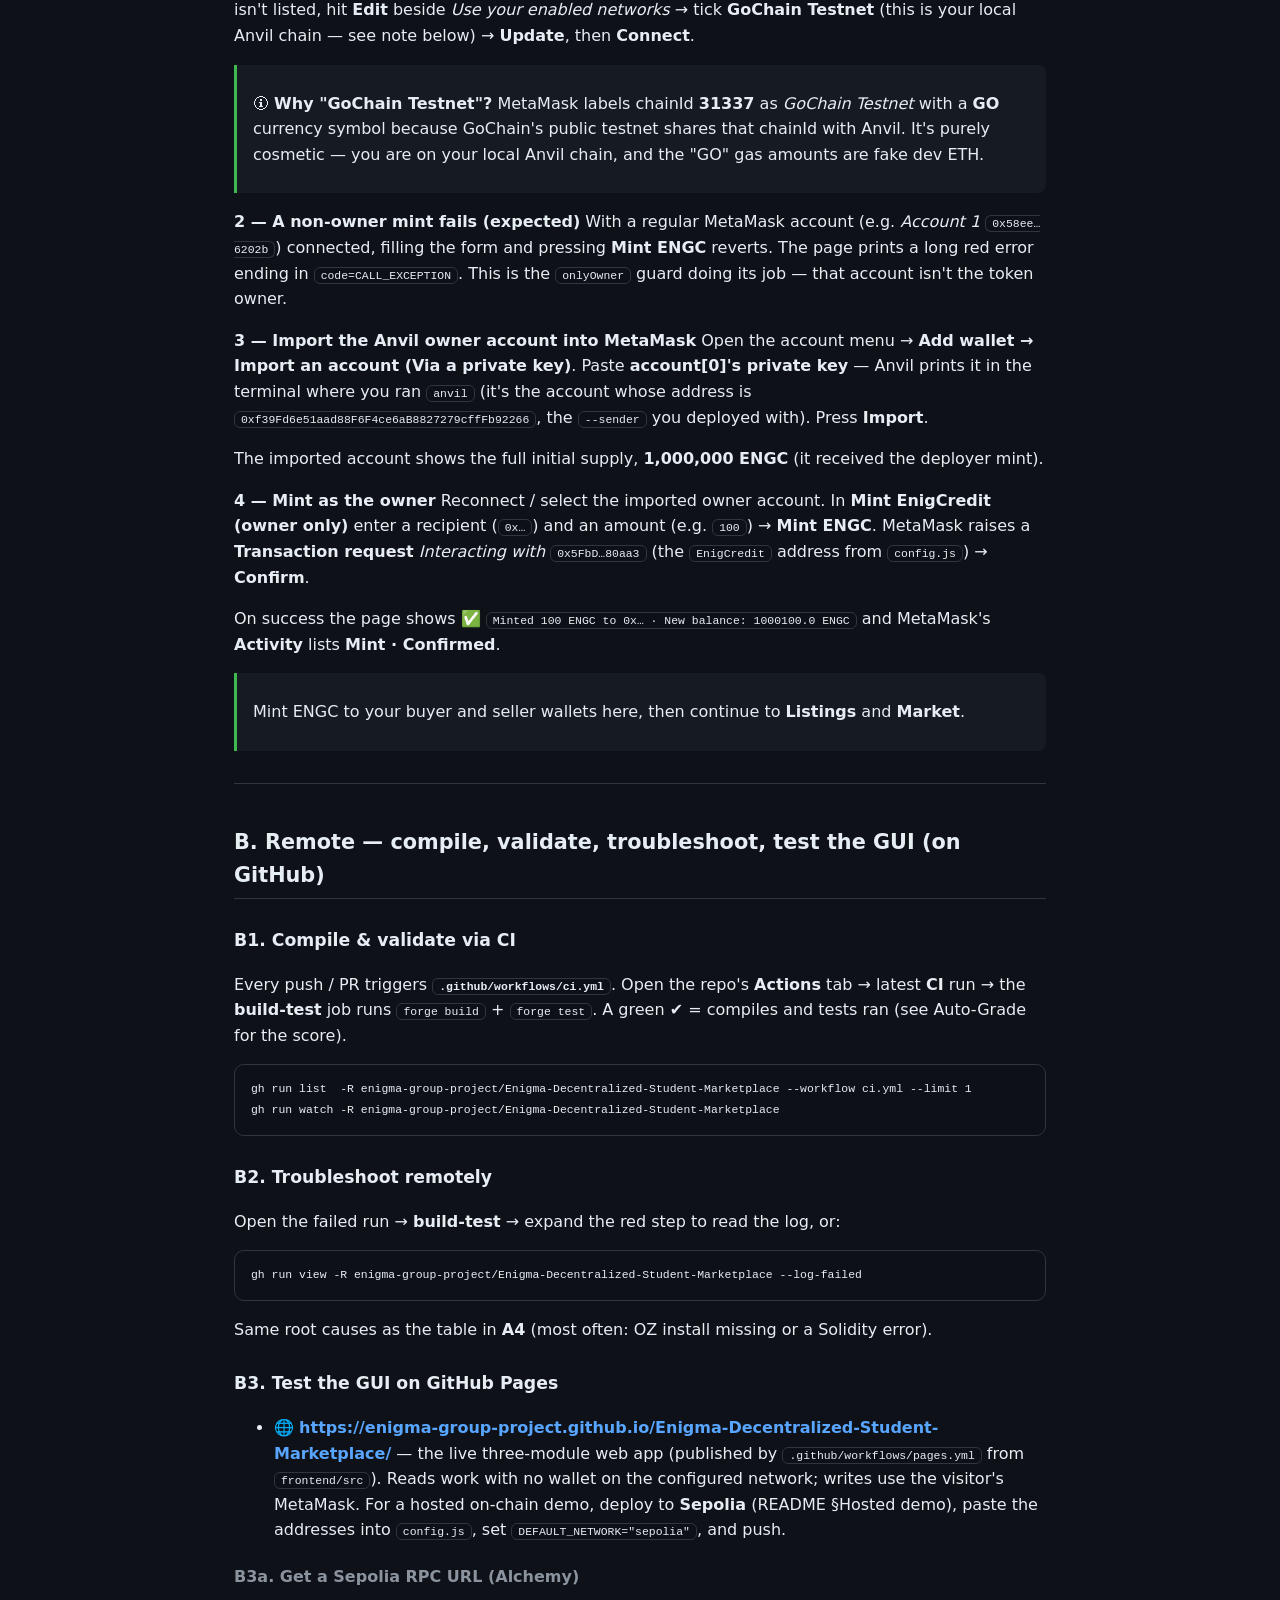
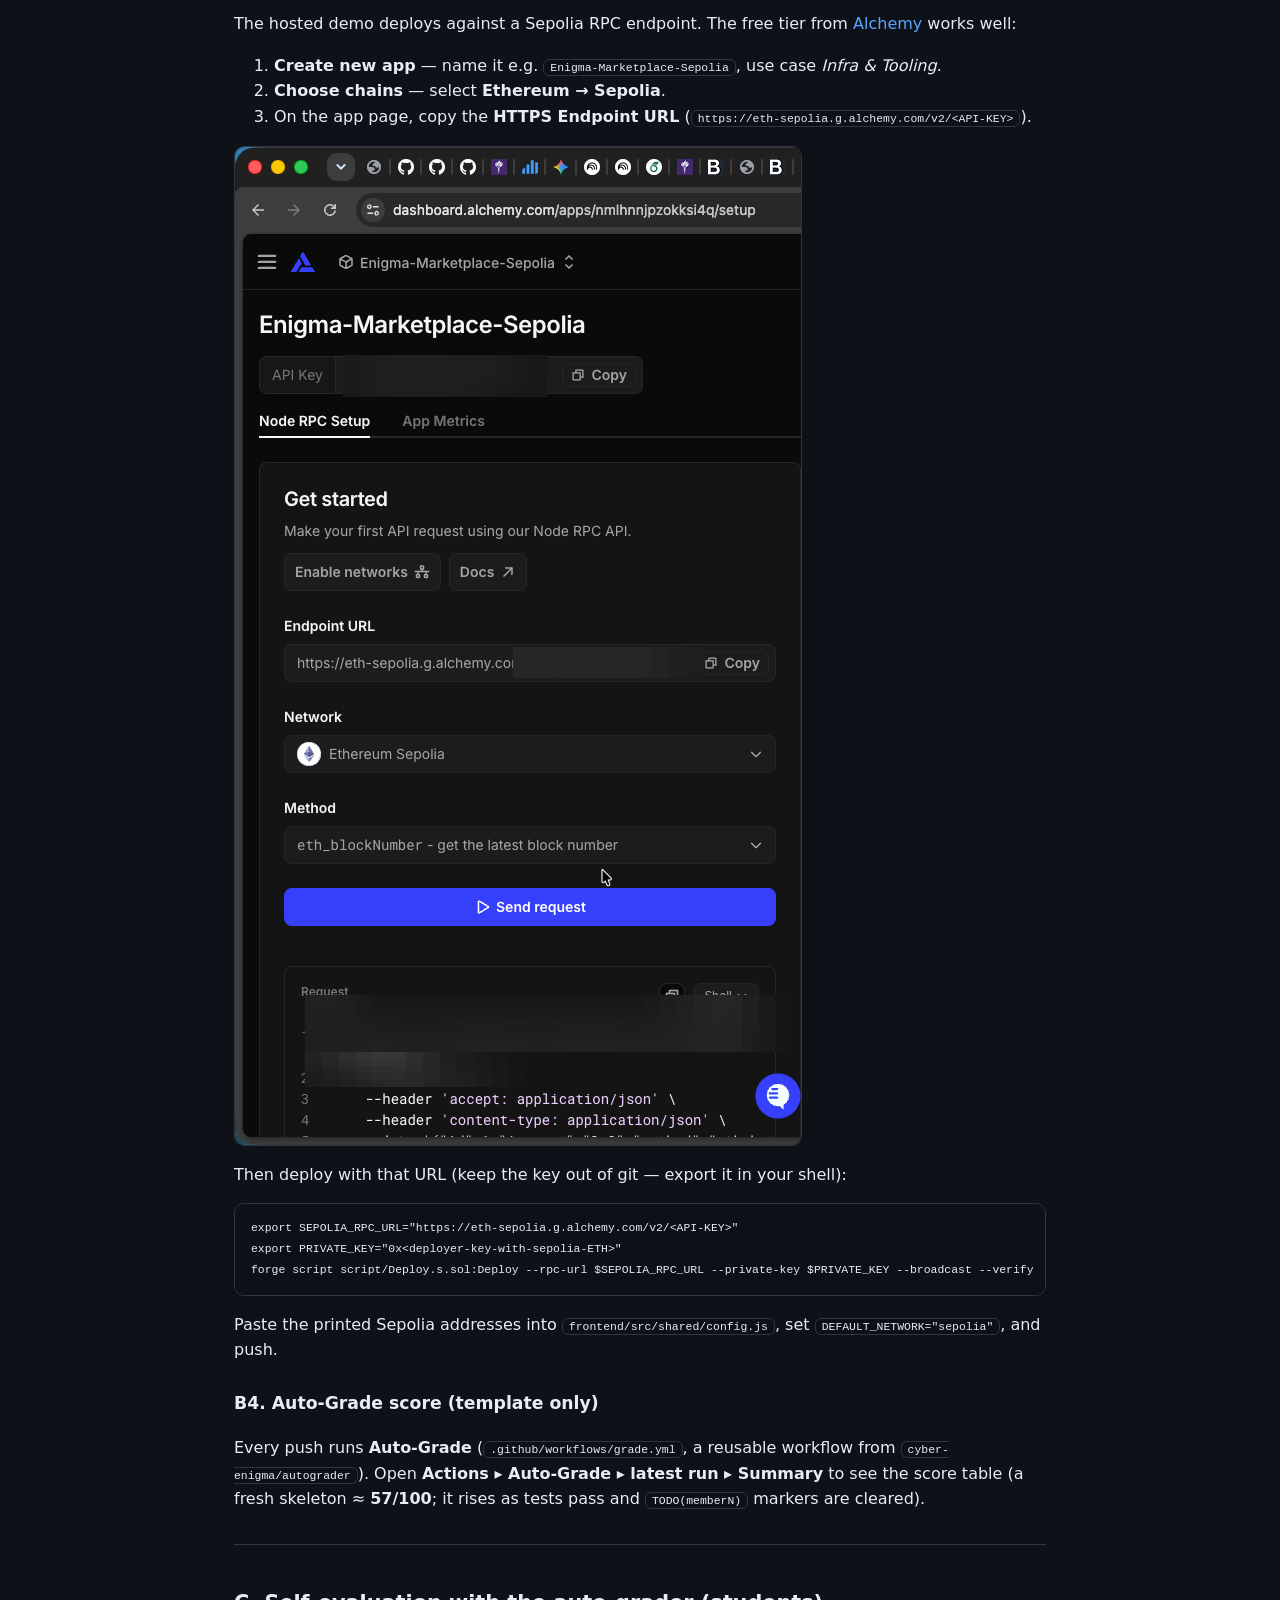
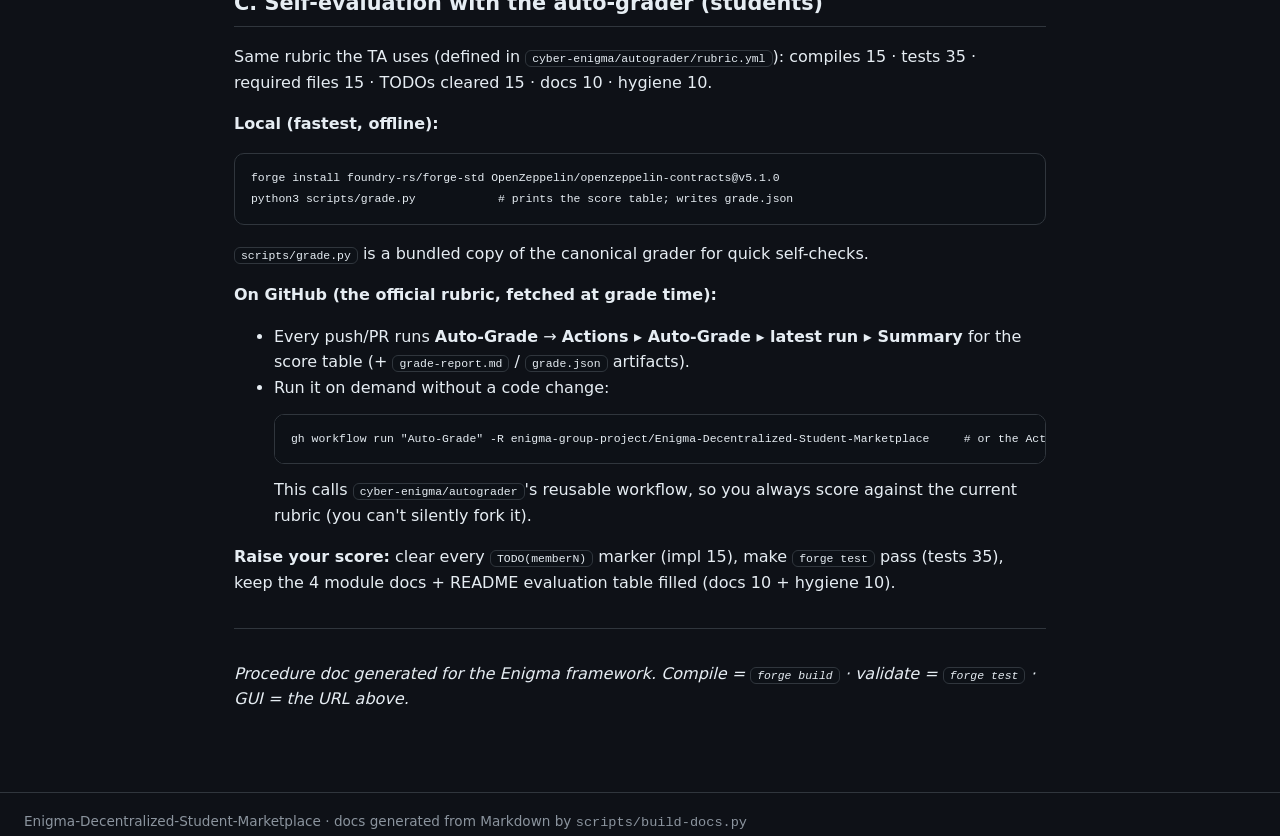
<file: frontend/src/docs/procedures.html>
<!doctype html><html lang="en"><head><meta charset="utf-8">
<meta name="viewport" content="width=device-width, initial-scale=1">
<title>Procedures · Enigma Docs</title>
<link rel="stylesheet" href="docs.css"></head>
<body>
<header class="topbar"><a class="brand" href="../index.html">⟵ Enigma Demo</a><nav><a href="index.html">Docs Home</a><a href="why-blockchain.html">Why Blockchain</a><a href="network-tests.html">Network Tests</a><a href="contributing.html">Workflow</a><a href="procedures.html">Procedures</a><a href="publications.html">Publications</a><a href="security.html">Security</a><a href="../tracker/index.html">Tracker</a></nav></header>
<main class="doc">
<h1 id="test_tube-build--validate--troubleshoot--test--enigma-decentralized-student-marketplace">🧪 Build · Validate · Troubleshoot · Test — Enigma-Decentralized-Student-Marketplace</h1>
<blockquote>
<p><strong>enigma-group-project</strong> · student template (implement the TODOs) Repo: <a href="https://github.com/enigma-group-project/Enigma-Decentralized-Student-Marketplace">https://github.com/enigma-group-project/Enigma-Decentralized-Student-Marketplace</a> · GUI: <a href="https://enigma-group-project.github.io/Enigma-Decentralized-Student-Marketplace/">https://enigma-group-project.github.io/Enigma-Decentralized-Student-Marketplace/</a></p>
</blockquote>
<p>This repo has three vertical slices (one per member). Two contracts (<code>EnigCredit</code> + <code>Marketplace</code>) power an on-chain token economy with escrow:</p>
<table>
<thead>
<tr>
<th>#</th>
<th>Slice</th>
<th>Contract</th>
<th>Test this slice</th>
<th>Frontend page</th>
<th>Key functions</th>
</tr>
</thead>
<tbody>
<tr>
<td>1</td>
<td>Token + Wallet</td>
<td><code>contracts/EnigCredit.sol</code></td>
<td><code>forge test --match-contract EnigCreditTest</code></td>
<td><code>frontend/src/modules/token/</code></td>
<td><code>mint / transfer / approve</code></td>
</tr>
<tr>
<td>2</td>
<td>Listings</td>
<td><code>contracts/Marketplace.sol</code></td>
<td><code>forge test --match-contract ListingsTest</code></td>
<td><code>frontend/src/modules/listings/</code></td>
<td><code>createListing / getListing / totalListings</code></td>
</tr>
<tr>
<td>3</td>
<td>Escrow + Ratings</td>
<td><code>contracts/Marketplace.sol</code></td>
<td><code>forge test --match-contract EscrowTest</code></td>
<td><code>frontend/src/modules/market/</code></td>
<td><code>purchaseItem / confirmDelivery / cancelPurchase / rateUser</code></td>
</tr>
</tbody>
</table>
<blockquote>
<p><code>Marketplace.sol</code> is co-owned by member2 (listings) + member3 (escrow/ratings).</p>
</blockquote>
<hr />
<h2 id="a-local--compile-validate-troubleshoot-test-the-gui">A. Local — compile, validate, troubleshoot, test the GUI</h2>
<h3 id="a0-one-time-toolchain-macos">A0. One-time toolchain (macOS)</h3>
<div class="sourceCode" id="cb1"><pre class="sourceCode bash"><code class="sourceCode bash"><span id="cb1-1"><a href="#cb1-1" aria-hidden="true" tabindex="-1"></a><span class="ex">/bin/bash</span> <span class="at">-c</span> <span class="st">&quot;</span><span class="va">$(</span><span class="ex">curl</span> <span class="at">-fsSL</span> https://raw.githubusercontent.com/Homebrew/install/HEAD/install.sh<span class="va">)</span><span class="st">&quot;</span>  <span class="co"># if no brew</span></span>
<span id="cb1-2"><a href="#cb1-2" aria-hidden="true" tabindex="-1"></a><span class="ex">brew</span> install git gh jq node</span>
<span id="cb1-3"><a href="#cb1-3" aria-hidden="true" tabindex="-1"></a><span class="ex">curl</span> <span class="at">-L</span> https://foundry.paradigm.xyz <span class="kw">|</span> <span class="fu">bash</span> <span class="kw">&amp;&amp;</span> <span class="bu">source</span> ~/.zshenv <span class="dv">2</span><span class="op">&gt;</span>/dev/null<span class="kw">;</span> <span class="ex">foundryup</span></span>
<span id="cb1-4"><a href="#cb1-4" aria-hidden="true" tabindex="-1"></a><span class="ex">forge</span> <span class="at">--version</span>        <span class="co"># ✅ prints a forge version</span></span></code></pre></div>
<h3 id="a1-get-the-code">A1. Get the code</h3>
<div class="sourceCode" id="cb2"><pre class="sourceCode bash"><code class="sourceCode bash"><span id="cb2-1"><a href="#cb2-1" aria-hidden="true" tabindex="-1"></a><span class="fu">git</span> clone <span class="at">--recursive</span> https://github.com/enigma-group-project/Enigma-Decentralized-Student-Marketplace.git</span>
<span id="cb2-2"><a href="#cb2-2" aria-hidden="true" tabindex="-1"></a><span class="bu">cd</span> Enigma-Decentralized-Student-Marketplace</span>
<span id="cb2-3"><a href="#cb2-3" aria-hidden="true" tabindex="-1"></a><span class="fu">git</span> submodule update <span class="at">--init</span> <span class="at">--recursive</span>   <span class="co"># restores pinned deps (OZ v5.1.0, forge-std) per foundry.lock</span></span>
<span id="cb2-4"><a href="#cb2-4" aria-hidden="true" tabindex="-1"></a><span class="co"># Fallback if you cloned without --recursive:</span></span>
<span id="cb2-5"><a href="#cb2-5" aria-hidden="true" tabindex="-1"></a><span class="ex">forge</span> install                              <span class="co"># no args — syncs to foundry.lock</span></span></code></pre></div>
<h3 id="a2-compile">A2. Compile</h3>
<div class="sourceCode" id="cb3"><pre class="sourceCode bash"><code class="sourceCode bash"><span id="cb3-1"><a href="#cb3-1" aria-hidden="true" tabindex="-1"></a><span class="ex">forge</span> build            <span class="co"># ✅ &quot;Compiler run successful!&quot;</span></span>
<span id="cb3-2"><a href="#cb3-2" aria-hidden="true" tabindex="-1"></a><span class="ex">forge</span> build <span class="at">--sizes</span>    <span class="co"># per-contract bytecode sizes</span></span></code></pre></div>
<h3 id="a3-validate-tests">A3. Validate (tests)</h3>
<p><code>forge test -vvv</code> → tests <strong>fail by design</strong> until you implement the <code>TODO(memberN)</code> markers. Implement a slice, then <code>forge test --match-contract &lt;Slice&gt;Test</code> until green.</p>
<div class="sourceCode" id="cb4"><pre class="sourceCode bash"><code class="sourceCode bash"><span id="cb4-1"><a href="#cb4-1" aria-hidden="true" tabindex="-1"></a><span class="ex">forge</span> test <span class="at">-vvv</span>                                  <span class="co"># all slices</span></span>
<span id="cb4-2"><a href="#cb4-2" aria-hidden="true" tabindex="-1"></a><span class="ex">forge</span> test <span class="at">--match-contract</span> EnigCreditTest       <span class="co"># slice 1</span></span>
<span id="cb4-3"><a href="#cb4-3" aria-hidden="true" tabindex="-1"></a><span class="ex">forge</span> test <span class="at">--match-contract</span> ListingsTest         <span class="co"># slice 2</span></span>
<span id="cb4-4"><a href="#cb4-4" aria-hidden="true" tabindex="-1"></a><span class="ex">forge</span> test <span class="at">--match-contract</span> EscrowTest           <span class="co"># slice 3</span></span>
<span id="cb4-5"><a href="#cb4-5" aria-hidden="true" tabindex="-1"></a><span class="ex">forge</span> test <span class="at">--gas-report</span>                          <span class="co"># gas numbers for the evaluation table</span></span></code></pre></div>
<h3 id="a4-troubleshoot">A4. Troubleshoot</h3>
<table>
<thead>
<tr>
<th>Symptom</th>
<th>Cause</th>
<th>Fix</th>
</tr>
</thead>
<tbody>
<tr>
<td><code>forge: command not found</code></td>
<td>Foundry not installed/loaded</td>
<td><code>curl -L https://foundry.paradigm.xyz | bash</code> then <code>foundryup</code>; reopen shell</td>
</tr>
<tr>
<td><code>Source "forge-std/Test.sol" not found</code></td>
<td>dep missing on fresh clone</td>
<td><code>forge install foundry-rs/forge-std OpenZeppelin/openzeppelin-contracts@v5.1.0</code></td>
</tr>
<tr>
<td><code>Source "@openzeppelin/contracts/…" not found</code></td>
<td>OZ not installed</td>
<td><code>forge install OpenZeppelin/openzeppelin-contracts@v5.1.0</code></td>
</tr>
<tr>
<td><code>unexpected argument '--no-commit'</code></td>
<td>old flag, removed in forge 1.7+</td>
<td>run <code>forge install foundry-rs/forge-std OpenZeppelin/openzeppelin-contracts@v5.1.0</code> (no <code>--no-commit</code>)</td>
</tr>
<tr>
<td><code>Source file requires different compiler version</code></td>
<td>wrong solc</td>
<td><code>foundry.toml</code> pins <code>0.8.20</code>; run <code>foundryup</code> (the IDE Solidity plugin may warn — Foundry is authoritative)</td>
</tr>
<tr>
<td>test reverts <code>TODO(memberN): implement …</code></td>
<td>slice not implemented yet</td>
<td>implement that function in <code>contracts/EnigCredit.sol</code> or <code>contracts/Marketplace.sol</code></td>
</tr>
<tr>
<td><code>Connection refused</code> on deploy</td>
<td>Anvil not running</td>
<td>start <code>anvil</code> in a second terminal</td>
</tr>
<tr>
<td><code>No such file or directory (os error 2)</code> running <code>forge script</code></td>
<td>command run outside repo root</td>
<td><code>cd</code> to repo root (the folder containing <code>script/Deploy.s.sol</code>) and rerun</td>
</tr>
<tr>
<td><code>You seem to be using Foundry's default sender</code></td>
<td>broadcast without explicit sender</td>
<td>use <code>--sender &lt;anvil-account0-address&gt; --unlocked</code></td>
</tr>
<tr>
<td>MetaMask "wrong network"</td>
<td>chain mismatch</td>
<td>Anvil = chainId <strong>31337</strong> (<code>http://127.0.0.1:8545</code>); Sepolia = <strong>11155111</strong></td>
</tr>
<tr>
<td>MetaMask labels the local net <strong>"GoChain Testnet"</strong> / symbol <strong>"GO"</strong></td>
<td>GoChain testnet also uses chainId <strong>31337</strong></td>
<td>cosmetic only — it's still your local Anvil chain; gas/fees shown in "GO" are fake. Proceed normally</td>
</tr>
<tr>
<td>Mint reverts <code>execution reverted (unknown custom error) … CALL_EXCEPTION</code></td>
<td>minting from a <strong>non-owner</strong> account (e.g. MetaMask "Account 1")</td>
<td>only the deployer/owner can <code>mint</code>. Import Anvil <strong>account[0]</strong> as the owner — see <strong>A5b</strong></td>
</tr>
<tr>
<td><code>transferFrom</code> reverts on <code>purchaseItem</code></td>
<td>buyer didn't <code>approve</code> first</td>
<td>call <code>EnigCredit.approve(marketplaceAddress, amount)</code> before <code>purchaseItem</code></td>
</tr>
<tr>
<td>GUI connect fails / <code>formatJson</code> error</td>
<td>ABI bundle missing one contract (often <code>Reputation</code>)</td>
<td>regenerate <code>frontend/src/shared/abi.js</code> with all 3 contracts: <code>EnigCredit</code>, <code>Marketplace</code>, <code>Reputation</code></td>
</tr>
<tr>
<td>GUI buttons do nothing / reads empty</td>
<td>ABI/addresses not wired</td>
<td>regenerate <code>frontend/src/shared/abi.js</code> and update deployed addresses in <code>frontend/src/shared/config.js</code></td>
</tr>
<tr>
<td>Pages <strong>404</strong></td>
<td>Pages source not set</td>
<td>repo must be public; <strong>Settings ▸ Pages ▸ Source = GitHub Actions</strong>; wait for the <strong>Deploy Pages</strong> run</td>
</tr>
<tr>
<td>CI: "workflow not allowed"</td>
<td>cross-org reusable workflow blocked</td>
<td>org <strong>Settings ▸ Actions ▸ General</strong> → allow all actions / <code>cyber-enigma/*</code></td>
</tr>
</tbody>
</table>
<h3 id="a5-test-the-gui-locally-anvil">A5. Test the GUI locally (Anvil)</h3>
<div class="sourceCode" id="cb5"><pre class="sourceCode bash"><code class="sourceCode bash"><span id="cb5-1"><a href="#cb5-1" aria-hidden="true" tabindex="-1"></a><span class="co"># 1) terminal A — from repo root, start local chain</span></span>
<span id="cb5-2"><a href="#cb5-2" aria-hidden="true" tabindex="-1"></a><span class="ex">anvil</span></span>
<span id="cb5-3"><a href="#cb5-3" aria-hidden="true" tabindex="-1"></a></span>
<span id="cb5-4"><a href="#cb5-4" aria-hidden="true" tabindex="-1"></a><span class="co"># 2) terminal B — from repo root, deploy with explicit sender</span></span>
<span id="cb5-5"><a href="#cb5-5" aria-hidden="true" tabindex="-1"></a><span class="ex">forge</span> script script/Deploy.s.sol:Deploy <span class="dt">\</span></span>
<span id="cb5-6"><a href="#cb5-6" aria-hidden="true" tabindex="-1"></a>  <span class="at">--rpc-url</span> http://127.0.0.1:8545 <span class="dt">\</span></span>
<span id="cb5-7"><a href="#cb5-7" aria-hidden="true" tabindex="-1"></a>  <span class="at">--broadcast</span> <span class="dt">\</span></span>
<span id="cb5-8"><a href="#cb5-8" aria-hidden="true" tabindex="-1"></a>  <span class="at">--sender</span> 0xf39fd6e51aad88f6f4ce6ab8827279cfffb92266 <span class="dt">\</span></span>
<span id="cb5-9"><a href="#cb5-9" aria-hidden="true" tabindex="-1"></a>  <span class="at">--unlocked</span></span>
<span id="cb5-10"><a href="#cb5-10" aria-hidden="true" tabindex="-1"></a></span>
<span id="cb5-11"><a href="#cb5-11" aria-hidden="true" tabindex="-1"></a><span class="co"># 3) regenerate ABI bundle from build output (include ALL 3 contracts)</span></span>
<span id="cb5-12"><a href="#cb5-12" aria-hidden="true" tabindex="-1"></a><span class="fu">cat</span> <span class="op">&gt;</span> frontend/src/shared/abi.js <span class="op">&lt;&lt;EOF</span></span>
<span id="cb5-13"><a href="#cb5-13" aria-hidden="true" tabindex="-1"></a><span class="st">export const ABIS = {</span></span>
<span id="cb5-14"><a href="#cb5-14" aria-hidden="true" tabindex="-1"></a><span class="st">  EnigCredit:  </span><span class="va">$(</span><span class="ex">jq</span> <span class="at">-c</span> .abi out/EnigCredit.sol/EnigCredit.json<span class="va">)</span><span class="st">,</span></span>
<span id="cb5-15"><a href="#cb5-15" aria-hidden="true" tabindex="-1"></a><span class="st">  Marketplace: </span><span class="va">$(</span><span class="ex">jq</span> <span class="at">-c</span> .abi out/Marketplace.sol/Marketplace.json<span class="va">)</span><span class="st">,</span></span>
<span id="cb5-16"><a href="#cb5-16" aria-hidden="true" tabindex="-1"></a><span class="st">  Reputation:  </span><span class="va">$(</span><span class="ex">jq</span> <span class="at">-c</span> .abi out/Reputation.sol/Reputation.json<span class="va">)</span><span class="st">,</span></span>
<span id="cb5-17"><a href="#cb5-17" aria-hidden="true" tabindex="-1"></a><span class="st">};</span></span>
<span id="cb5-18"><a href="#cb5-18" aria-hidden="true" tabindex="-1"></a><span class="op">EOF</span></span>
<span id="cb5-19"><a href="#cb5-19" aria-hidden="true" tabindex="-1"></a></span>
<span id="cb5-20"><a href="#cb5-20" aria-hidden="true" tabindex="-1"></a><span class="co"># 4) auto-update anvil addresses in config.js from latest deploy artifact</span></span>
<span id="cb5-21"><a href="#cb5-21" aria-hidden="true" tabindex="-1"></a><span class="va">RUN</span><span class="op">=</span><span class="st">&#39;broadcast/Deploy.s.sol/31337/run-latest.json&#39;</span></span>
<span id="cb5-22"><a href="#cb5-22" aria-hidden="true" tabindex="-1"></a><span class="va">CFG</span><span class="op">=</span><span class="st">&#39;frontend/src/shared/config.js&#39;</span></span>
<span id="cb5-23"><a href="#cb5-23" aria-hidden="true" tabindex="-1"></a><span class="va">ENIG</span><span class="op">=</span><span class="va">$(</span><span class="ex">jq</span> <span class="at">-r</span> <span class="st">&#39;.transactions[] | select(.transactionType==&quot;CREATE&quot; and .contractName==&quot;EnigCredit&quot;) | .contractAddress&#39;</span> <span class="st">&quot;</span><span class="va">$RUN</span><span class="st">&quot;</span> <span class="kw">|</span> <span class="fu">tail</span> <span class="at">-n1</span><span class="va">)</span></span>
<span id="cb5-24"><a href="#cb5-24" aria-hidden="true" tabindex="-1"></a><span class="va">MARK</span><span class="op">=</span><span class="va">$(</span><span class="ex">jq</span> <span class="at">-r</span> <span class="st">&#39;.transactions[] | select(.transactionType==&quot;CREATE&quot; and .contractName==&quot;Marketplace&quot;) | .contractAddress&#39;</span> <span class="st">&quot;</span><span class="va">$RUN</span><span class="st">&quot;</span> <span class="kw">|</span> <span class="fu">tail</span> <span class="at">-n1</span><span class="va">)</span></span>
<span id="cb5-25"><a href="#cb5-25" aria-hidden="true" tabindex="-1"></a><span class="va">REP</span><span class="op">=</span><span class="va">$(</span><span class="ex">jq</span> <span class="at">-r</span> <span class="st">&#39;.transactions[] | select(.transactionType==&quot;CREATE&quot; and .contractName==&quot;Reputation&quot;) | .contractAddress&#39;</span> <span class="st">&quot;</span><span class="va">$RUN</span><span class="st">&quot;</span> <span class="kw">|</span> <span class="fu">tail</span> <span class="at">-n1</span><span class="va">)</span></span>
<span id="cb5-26"><a href="#cb5-26" aria-hidden="true" tabindex="-1"></a><span class="fu">perl</span> <span class="at">-0777</span> <span class="at">-i</span> <span class="at">-pe</span> <span class="st">&#39;s#addresses:\s*\{[^}]*\},#addresses: { EnigCredit: &quot;&#39;</span><span class="va">$ENIG</span><span class="st">&#39;&quot;, Marketplace: &quot;&#39;</span><span class="va">$MARK</span><span class="st">&#39;&quot;, Reputation: &quot;&#39;</span><span class="va">$REP</span><span class="st">&#39;&quot; },#s&#39;</span> <span class="st">&quot;</span><span class="va">$CFG</span><span class="st">&quot;</span></span>
<span id="cb5-27"><a href="#cb5-27" aria-hidden="true" tabindex="-1"></a></span>
<span id="cb5-28"><a href="#cb5-28" aria-hidden="true" tabindex="-1"></a><span class="co"># 5) terminal C — serve frontend</span></span>
<span id="cb5-29"><a href="#cb5-29" aria-hidden="true" tabindex="-1"></a><span class="bu">cd</span> frontend/src</span>
<span id="cb5-30"><a href="#cb5-30" aria-hidden="true" tabindex="-1"></a><span class="ex">python3</span> <span class="at">-m</span> http.server 8080</span></code></pre></div>
<p>In MetaMask:</p>
<ul>
<li>add network <strong>RPC <code>http://127.0.0.1:8545</code>, Chain ID <code>31337</code></strong>, symbol <code>ETH</code></li>
<li>import Anvil <strong>account[0] private key</strong> as Owner (can mint ENGC)</li>
<li>connect site and switch to the local Anvil network before pressing UI buttons</li>
</ul>
<p>Local GUI URLs:</p>
<ul>
<li>Root: <code>http://localhost:8080/</code></li>
<li>Token: <code>http://localhost:8080/modules/token/index.html</code></li>
<li>Listings: <code>http://localhost:8080/modules/listings/index.html</code></li>
<li>Market: <code>http://localhost:8080/modules/market/index.html</code></li>
</ul>
<p>Walk the three module pages in order:</p>
<ol type="1">
<li><strong>Token</strong> — mint ENGC to buyer and seller wallets</li>
<li><strong>Listings</strong> — seller creates a listing; copy the listing ID</li>
<li><strong>Market</strong> — buyer approves ENGC spend → <code>purchaseItem</code> → seller confirms delivery → optionally <code>rateUser</code></li>
</ol>
<h3 id="a5b-token-module--connect-metamask--mint-engc-screenshot-walkthrough">A5b. Token module — connect MetaMask &amp; mint ENGC (screenshot walkthrough)</h3>
<blockquote>
<p>Page: <code>http://localhost:8080/modules/token/index.html</code> · contract: <code>EnigCredit</code> · screenshots live in <a href="resources/token-wallet/"><code>resources/token-wallet/</code></a> (see that folder's README for the filename → step map). 🖼️ <strong>Illustrated walkthrough (both networks):</strong> see <a href="network-tests.md"><code>network-tests.md</code></a>. <strong>Only the contract owner can mint.</strong> The owner is whoever deployed — when you deploy with Anvil <code>account[0]</code> (<code>--sender 0xf39fd6…92266</code> in A5), that account is the owner.</p>
</blockquote>
<p><strong>1 — Connect the site to MetaMask</strong> Click <strong>Connect wallet</strong>. In the MetaMask dialog, on the <strong>Permissions</strong> tab confirm both: <em>See your accounts</em> and <em>Use your enabled networks</em>. If the local chain isn't listed, hit <strong>Edit</strong> beside <em>Use your enabled networks</em> → tick <strong>GoChain Testnet</strong> (this is your local Anvil chain — see note below) → <strong>Update</strong>, then <strong>Connect</strong>.</p>
<blockquote>
<p>🛈 <strong>Why "GoChain Testnet"?</strong> MetaMask labels chainId <strong>31337</strong> as <em>GoChain Testnet</em> with a <strong>GO</strong> currency symbol because GoChain's public testnet shares that chainId with Anvil. It's purely cosmetic — you are on your local Anvil chain, and the "GO" gas amounts are fake dev ETH.</p>
</blockquote>
<p><strong>2 — A non-owner mint fails (expected)</strong> With a regular MetaMask account (e.g. <em>Account 1</em> <code>0x58ee…6202b</code>) connected, filling the form and pressing <strong>Mint ENGC</strong> reverts. The page prints a long red error ending in <code>code=CALL_EXCEPTION</code>. This is the <code>onlyOwner</code> guard doing its job — that account isn't the token owner.</p>
<p><strong>3 — Import the Anvil owner account into MetaMask</strong> Open the account menu → <strong>Add wallet → Import an account (Via a private key)</strong>. Paste <strong>account[0]'s private key</strong> — Anvil prints it in the terminal where you ran <code>anvil</code> (it's the account whose address is <code>0xf39Fd6e51aad88F6F4ce6aB8827279cffFb92266</code>, the <code>--sender</code> you deployed with). Press <strong>Import</strong>.</p>
<p>The imported account shows the full initial supply, <strong>1,000,000 ENGC</strong> (it received the deployer mint).</p>
<p><strong>4 — Mint as the owner</strong> Reconnect / select the imported owner account. In <strong>Mint EnigCredit (owner only)</strong> enter a recipient (<code>0x…</code>) and an amount (e.g. <code>100</code>) → <strong>Mint ENGC</strong>. MetaMask raises a <strong>Transaction request</strong> <em>Interacting with</em> <code>0x5FbD…80aa3</code> (the <code>EnigCredit</code> address from <code>config.js</code>) → <strong>Confirm</strong>.</p>
<p>On success the page shows ✅ <code>Minted 100 ENGC to 0x… · New balance: 1000100.0 ENGC</code> and MetaMask's <strong>Activity</strong> lists <strong>Mint · Confirmed</strong>.</p>
<blockquote>
<p>Mint ENGC to your buyer and seller wallets here, then continue to <strong>Listings</strong> and <strong>Market</strong>.</p>
</blockquote>
<hr />
<h2 id="b-remote--compile-validate-troubleshoot-test-the-gui-on-github">B. Remote — compile, validate, troubleshoot, test the GUI (on GitHub)</h2>
<h3 id="b1-compile--validate-via-ci">B1. Compile &amp; validate via CI</h3>
<p>Every push / PR triggers <strong><code>.github/workflows/ci.yml</code></strong>. Open the repo's <strong>Actions</strong> tab → latest <strong>CI</strong> run → the <strong>build-test</strong> job runs <code>forge build</code> + <code>forge test</code>. A green ✔ = compiles and tests ran (see Auto-Grade for the score).</p>
<div class="sourceCode" id="cb6"><pre class="sourceCode bash"><code class="sourceCode bash"><span id="cb6-1"><a href="#cb6-1" aria-hidden="true" tabindex="-1"></a><span class="ex">gh</span> run list  <span class="at">-R</span> enigma-group-project/Enigma-Decentralized-Student-Marketplace <span class="at">--workflow</span> ci.yml <span class="at">--limit</span> 1</span>
<span id="cb6-2"><a href="#cb6-2" aria-hidden="true" tabindex="-1"></a><span class="ex">gh</span> run watch <span class="at">-R</span> enigma-group-project/Enigma-Decentralized-Student-Marketplace</span></code></pre></div>
<h3 id="b2-troubleshoot-remotely">B2. Troubleshoot remotely</h3>
<p>Open the failed run → <strong>build-test</strong> → expand the red step to read the log, or:</p>
<div class="sourceCode" id="cb7"><pre class="sourceCode bash"><code class="sourceCode bash"><span id="cb7-1"><a href="#cb7-1" aria-hidden="true" tabindex="-1"></a><span class="ex">gh</span> run view <span class="at">-R</span> enigma-group-project/Enigma-Decentralized-Student-Marketplace <span class="at">--log-failed</span></span></code></pre></div>
<p>Same root causes as the table in <strong>A4</strong> (most often: OZ install missing or a Solidity error).</p>
<h3 id="b3-test-the-gui-on-github-pages">B3. Test the GUI on GitHub Pages</h3>
<ul>
<li>🌐 <strong><a href="https://enigma-group-project.github.io/Enigma-Decentralized-Student-Marketplace/">https://enigma-group-project.github.io/Enigma-Decentralized-Student-Marketplace/</a></strong> — the live three-module web app (published by <code>.github/workflows/pages.yml</code> from <code>frontend/src</code>). Reads work with no wallet on the configured network; writes use the visitor's MetaMask. For a hosted on-chain demo, deploy to <strong>Sepolia</strong> (README §Hosted demo), paste the addresses into <code>config.js</code>, set <code>DEFAULT_NETWORK="sepolia"</code>, and push.</li>
</ul>
<h4 id="b3a-get-a-sepolia-rpc-url-alchemy">B3a. Get a Sepolia RPC URL (Alchemy)</h4>
<p>The hosted demo deploys against a Sepolia RPC endpoint. The free tier from <a href="https://dashboard.alchemy.com">Alchemy</a> works well:</p>
<ol type="1">
<li><strong>Create new app</strong> — name it e.g. <code>Enigma-Marketplace-Sepolia</code>, use case <em>Infra &amp; Tooling</em>.</li>
<li><strong>Choose chains</strong> — select <strong>Ethereum → Sepolia</strong>.</li>
<li>On the app page, copy the <strong>HTTPS Endpoint URL</strong> (<code>https://eth-sepolia.g.alchemy.com/v2/&lt;API-KEY&gt;</code>).</li>
</ol>
<p><img src="resources/token-wallet/22-alchemy-app-rpc.png" alt="Alchemy endpoint URL" /></p>
<p>Then deploy with that URL (keep the key out of git — export it in your shell):</p>
<div class="sourceCode" id="cb8"><pre class="sourceCode bash"><code class="sourceCode bash"><span id="cb8-1"><a href="#cb8-1" aria-hidden="true" tabindex="-1"></a><span class="bu">export</span> <span class="va">SEPOLIA_RPC_URL</span><span class="op">=</span><span class="st">&quot;https://eth-sepolia.g.alchemy.com/v2/&lt;API-KEY&gt;&quot;</span></span>
<span id="cb8-2"><a href="#cb8-2" aria-hidden="true" tabindex="-1"></a><span class="bu">export</span> <span class="va">PRIVATE_KEY</span><span class="op">=</span><span class="st">&quot;0x&lt;deployer-key-with-sepolia-ETH&gt;&quot;</span></span>
<span id="cb8-3"><a href="#cb8-3" aria-hidden="true" tabindex="-1"></a><span class="ex">forge</span> script script/Deploy.s.sol:Deploy <span class="at">--rpc-url</span> <span class="va">$SEPOLIA_RPC_URL</span> <span class="at">--private-key</span> <span class="va">$PRIVATE_KEY</span> <span class="at">--broadcast</span> <span class="at">--verify</span></span></code></pre></div>
<p>Paste the printed Sepolia addresses into <code>frontend/src/shared/config.js</code>, set <code>DEFAULT_NETWORK="sepolia"</code>, and push.</p>
<h3 id="b4-auto-grade-score-template-only">B4. Auto-Grade score (template only)</h3>
<p>Every push runs <strong>Auto-Grade</strong> (<code>.github/workflows/grade.yml</code>, a reusable workflow from <code>cyber-enigma/autograder</code>). Open <strong>Actions ▸ Auto-Grade ▸ latest run ▸ Summary</strong> to see the score table (a fresh skeleton ≈ <strong>57/100</strong>; it rises as tests pass and <code>TODO(memberN)</code> markers are cleared).</p>
<hr />
<h2 id="c-self-evaluation-with-the-auto-grader-students">C. Self-evaluation with the auto-grader (students)</h2>
<p>Same rubric the TA uses (defined in <code>cyber-enigma/autograder/rubric.yml</code>): compiles 15 · tests 35 · required files 15 · TODOs cleared 15 · docs 10 · hygiene 10.</p>
<p><strong>Local (fastest, offline):</strong></p>
<div class="sourceCode" id="cb9"><pre class="sourceCode bash"><code class="sourceCode bash"><span id="cb9-1"><a href="#cb9-1" aria-hidden="true" tabindex="-1"></a><span class="ex">forge</span> install foundry-rs/forge-std OpenZeppelin/openzeppelin-contracts@v5.1.0</span>
<span id="cb9-2"><a href="#cb9-2" aria-hidden="true" tabindex="-1"></a><span class="ex">python3</span> scripts/grade.py            <span class="co"># prints the score table; writes grade.json</span></span></code></pre></div>
<p><code>scripts/grade.py</code> is a bundled copy of the canonical grader for quick self-checks.</p>
<p><strong>On GitHub (the official rubric, fetched at grade time):</strong></p>
<ul>
<li>Every push/PR runs <strong>Auto-Grade</strong> → <strong>Actions ▸ Auto-Grade ▸ latest run ▸ Summary</strong> for the score table (+ <code>grade-report.md</code> / <code>grade.json</code> artifacts).</li>
<li>Run it on demand without a code change:
<div class="sourceCode" id="cb10"><pre class="sourceCode bash"><code class="sourceCode bash"><span id="cb10-1"><a href="#cb10-1" aria-hidden="true" tabindex="-1"></a><span class="ex">gh</span> workflow run <span class="st">&quot;Auto-Grade&quot;</span> <span class="at">-R</span> enigma-group-project/Enigma-Decentralized-Student-Marketplace     <span class="co"># or the Actions ▸ Auto-Grade ▸ &quot;Run workflow&quot; button</span></span></code></pre></div>
This calls <code>cyber-enigma/autograder</code>'s reusable workflow, so you always score against the current rubric (you can't silently fork it).</li>
</ul>
<p><strong>Raise your score:</strong> clear every <code>TODO(memberN)</code> marker (impl 15), make <code>forge test</code> pass (tests 35), keep the 4 module docs + README evaluation table filled (docs 10 + hygiene 10).</p>
<hr />
<p><em>Procedure doc generated for the Enigma framework. Compile = <code>forge build</code> · validate = <code>forge test</code> · GUI = the URL above.</em></p>

</main>
<footer>Enigma-Decentralized-Student-Marketplace · docs generated from Markdown by <code>scripts/build-docs.py</code></footer>
</body></html>
</file>
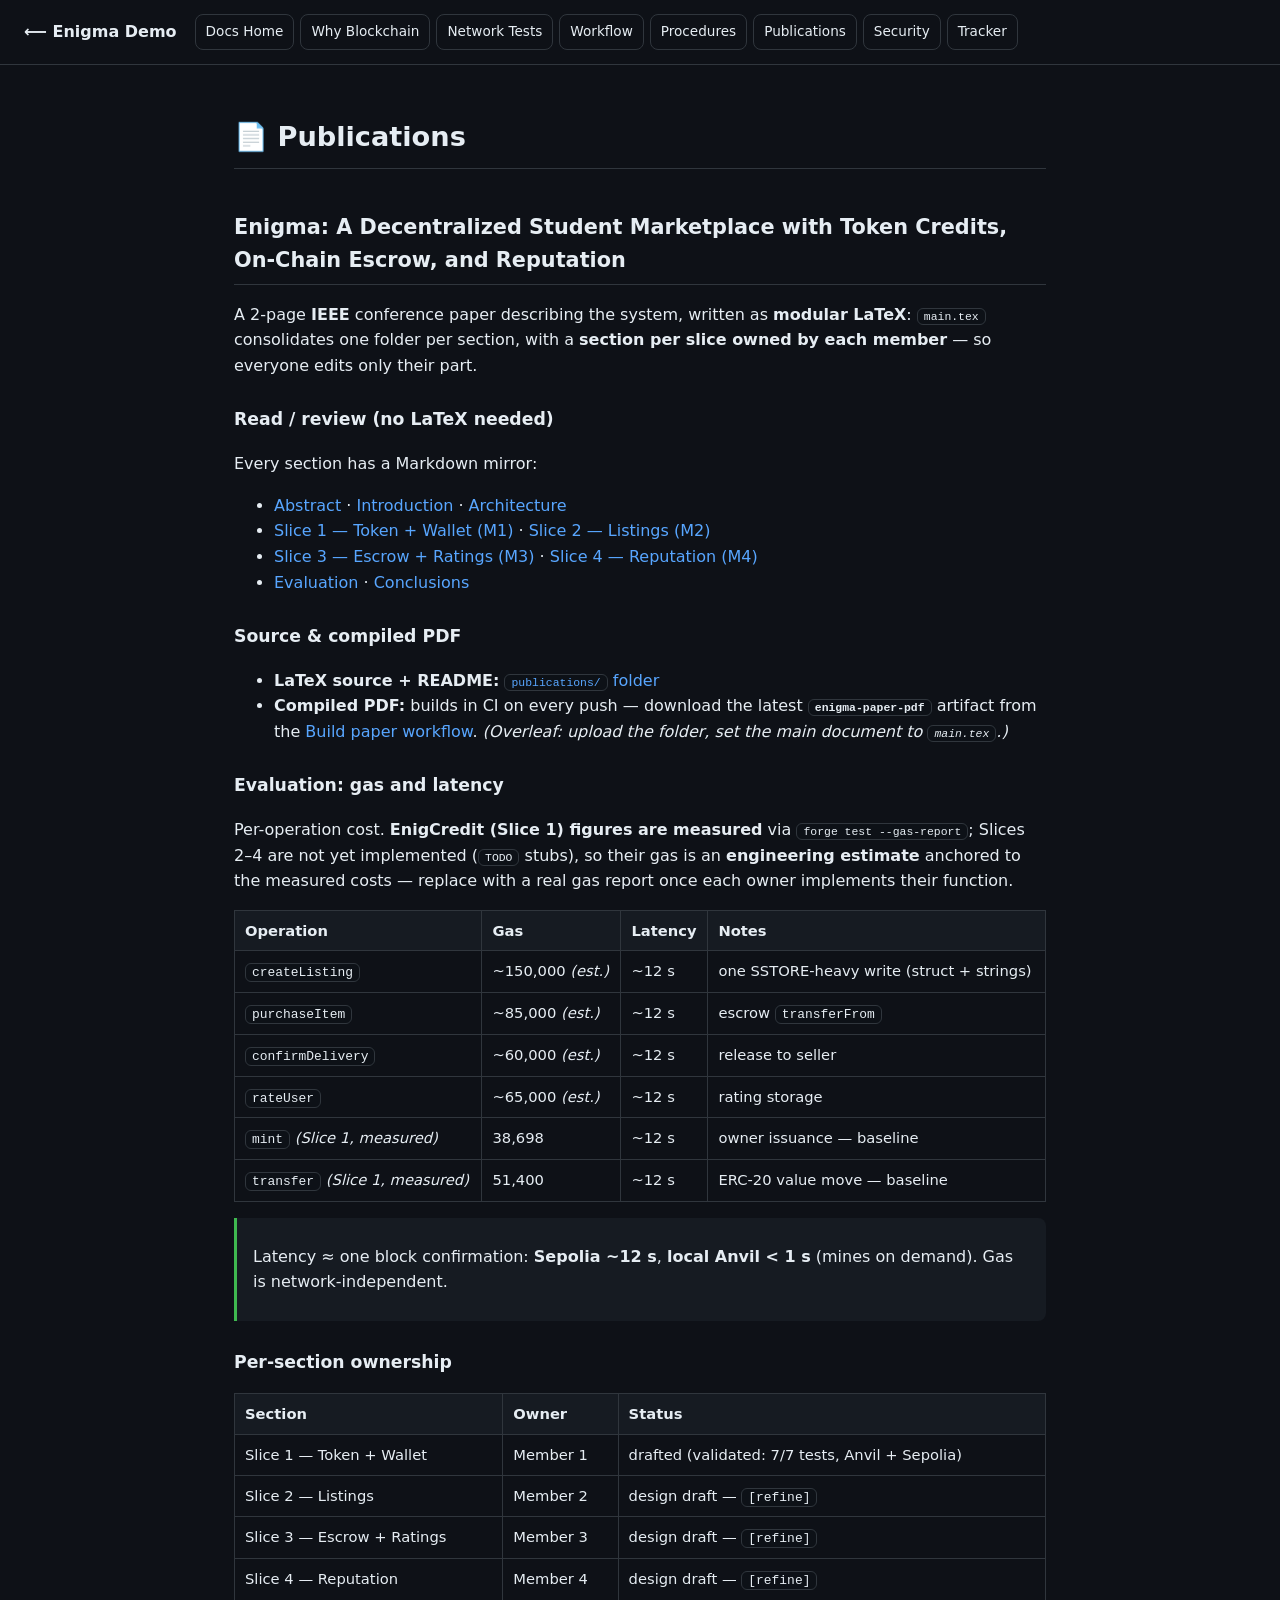
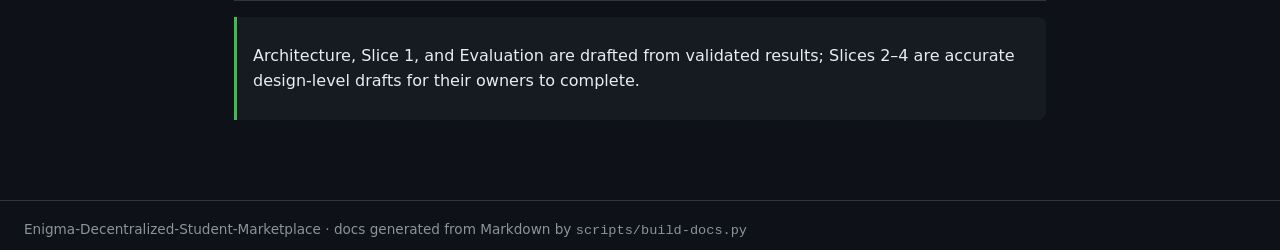
<file: frontend/src/docs/publications.html>
<!doctype html><html lang="en"><head><meta charset="utf-8">
<meta name="viewport" content="width=device-width, initial-scale=1">
<title>Publications · Enigma Docs</title>
<link rel="stylesheet" href="docs.css"></head>
<body>
<header class="topbar"><a class="brand" href="../index.html">⟵ Enigma Demo</a><nav><a href="index.html">Docs Home</a><a href="why-blockchain.html">Why Blockchain</a><a href="network-tests.html">Network Tests</a><a href="contributing.html">Workflow</a><a href="procedures.html">Procedures</a><a href="publications.html">Publications</a><a href="security.html">Security</a><a href="../tracker/index.html">Tracker</a></nav></header>
<main class="doc">
<h1 id="page_facing_up-publications">📄 Publications</h1>
<h2 id="enigma-a-decentralized-student-marketplace-with-token-credits-on-chain-escrow-and-reputation">Enigma: A Decentralized Student Marketplace with Token Credits, On-Chain Escrow, and Reputation</h2>
<p>A 2-page <strong>IEEE</strong> conference paper describing the system, written as <strong>modular LaTeX</strong>: <code>main.tex</code> consolidates one folder per section, with a <strong>section per slice owned by each member</strong> — so everyone edits only their part.</p>
<h3 id="read--review-no-latex-needed">Read / review (no LaTeX needed)</h3>
<p>Every section has a Markdown mirror:</p>
<ul>
<li><a href="https://github.com/rangasam/Enigma-Decentralized-Student-Marketplace/blob/publications/publications/Enigma-Decentralized-Student-Marketplace-Publications/abstract/abstract.md">Abstract</a> · <a href="https://github.com/rangasam/Enigma-Decentralized-Student-Marketplace/blob/publications/publications/Enigma-Decentralized-Student-Marketplace-Publications/introduction/introduction.md">Introduction</a> · <a href="https://github.com/rangasam/Enigma-Decentralized-Student-Marketplace/blob/publications/publications/Enigma-Decentralized-Student-Marketplace-Publications/architecture/architecture.md">Architecture</a></li>
<li><a href="https://github.com/rangasam/Enigma-Decentralized-Student-Marketplace/blob/publications/publications/Enigma-Decentralized-Student-Marketplace-Publications/slice1_token/slice1_token.md">Slice 1 — Token + Wallet (M1)</a> · <a href="https://github.com/rangasam/Enigma-Decentralized-Student-Marketplace/blob/publications/publications/Enigma-Decentralized-Student-Marketplace-Publications/slice2_listings/slice2_listings.md">Slice 2 — Listings (M2)</a></li>
<li><a href="https://github.com/rangasam/Enigma-Decentralized-Student-Marketplace/blob/publications/publications/Enigma-Decentralized-Student-Marketplace-Publications/slice3_escrow/slice3_escrow.md">Slice 3 — Escrow + Ratings (M3)</a> · <a href="https://github.com/rangasam/Enigma-Decentralized-Student-Marketplace/blob/publications/publications/Enigma-Decentralized-Student-Marketplace-Publications/slice4_reputation/slice4_reputation.md">Slice 4 — Reputation (M4)</a></li>
<li><a href="https://github.com/rangasam/Enigma-Decentralized-Student-Marketplace/blob/publications/publications/Enigma-Decentralized-Student-Marketplace-Publications/evaluation/evaluation.md">Evaluation</a> · <a href="https://github.com/rangasam/Enigma-Decentralized-Student-Marketplace/blob/publications/publications/Enigma-Decentralized-Student-Marketplace-Publications/conclusions_future_work/conclusions_future_work.md">Conclusions</a></li>
</ul>
<h3 id="source--compiled-pdf">Source &amp; compiled PDF</h3>
<ul>
<li><strong>LaTeX source + README:</strong> <a href="https://github.com/rangasam/Enigma-Decentralized-Student-Marketplace/tree/publications/publications/Enigma-Decentralized-Student-Marketplace-Publications"><code>publications/</code> folder</a></li>
<li><strong>Compiled PDF:</strong> builds in CI on every push — download the latest <strong><code>enigma-paper-pdf</code></strong> artifact from the <a href="https://github.com/rangasam/Enigma-Decentralized-Student-Marketplace/actions/workflows/build-paper.yml">Build paper workflow</a>. <em>(Overleaf: upload the folder, set the main document to <code>main.tex</code>.)</em></li>
</ul>
<h3 id="evaluation-gas-and-latency">Evaluation: gas and latency</h3>
<p>Per-operation cost. <strong>EnigCredit (Slice 1) figures are measured</strong> via <code>forge test --gas-report</code>; Slices 2–4 are not yet implemented (<code>TODO</code> stubs), so their gas is an <strong>engineering estimate</strong> anchored to the measured costs — replace with a real gas report once each owner implements their function.</p>
<table>
<thead>
<tr>
<th>Operation</th>
<th>Gas</th>
<th>Latency</th>
<th>Notes</th>
</tr>
</thead>
<tbody>
<tr>
<td><code>createListing</code></td>
<td>~150,000 <em>(est.)</em></td>
<td>~12 s</td>
<td>one SSTORE-heavy write (struct + strings)</td>
</tr>
<tr>
<td><code>purchaseItem</code></td>
<td>~85,000 <em>(est.)</em></td>
<td>~12 s</td>
<td>escrow <code>transferFrom</code></td>
</tr>
<tr>
<td><code>confirmDelivery</code></td>
<td>~60,000 <em>(est.)</em></td>
<td>~12 s</td>
<td>release to seller</td>
</tr>
<tr>
<td><code>rateUser</code></td>
<td>~65,000 <em>(est.)</em></td>
<td>~12 s</td>
<td>rating storage</td>
</tr>
<tr>
<td><code>mint</code> <em>(Slice 1, measured)</em></td>
<td>38,698</td>
<td>~12 s</td>
<td>owner issuance — baseline</td>
</tr>
<tr>
<td><code>transfer</code> <em>(Slice 1, measured)</em></td>
<td>51,400</td>
<td>~12 s</td>
<td>ERC-20 value move — baseline</td>
</tr>
</tbody>
</table>
<blockquote>
<p>Latency ≈ one block confirmation: <strong>Sepolia ~12 s</strong>, <strong>local Anvil &lt; 1 s</strong> (mines on demand). Gas is network-independent.</p>
</blockquote>
<h3 id="per-section-ownership">Per-section ownership</h3>
<table>
<thead>
<tr>
<th>Section</th>
<th>Owner</th>
<th>Status</th>
</tr>
</thead>
<tbody>
<tr>
<td>Slice 1 — Token + Wallet</td>
<td>Member 1</td>
<td>drafted (validated: 7/7 tests, Anvil + Sepolia)</td>
</tr>
<tr>
<td>Slice 2 — Listings</td>
<td>Member 2</td>
<td>design draft — <code>[refine]</code></td>
</tr>
<tr>
<td>Slice 3 — Escrow + Ratings</td>
<td>Member 3</td>
<td>design draft — <code>[refine]</code></td>
</tr>
<tr>
<td>Slice 4 — Reputation</td>
<td>Member 4</td>
<td>design draft — <code>[refine]</code></td>
</tr>
</tbody>
</table>
<blockquote>
<p>Architecture, Slice 1, and Evaluation are drafted from validated results; Slices 2–4 are accurate design-level drafts for their owners to complete.</p>
</blockquote>

</main>
<footer>Enigma-Decentralized-Student-Marketplace · docs generated from Markdown by <code>scripts/build-docs.py</code></footer>
</body></html>
</file>
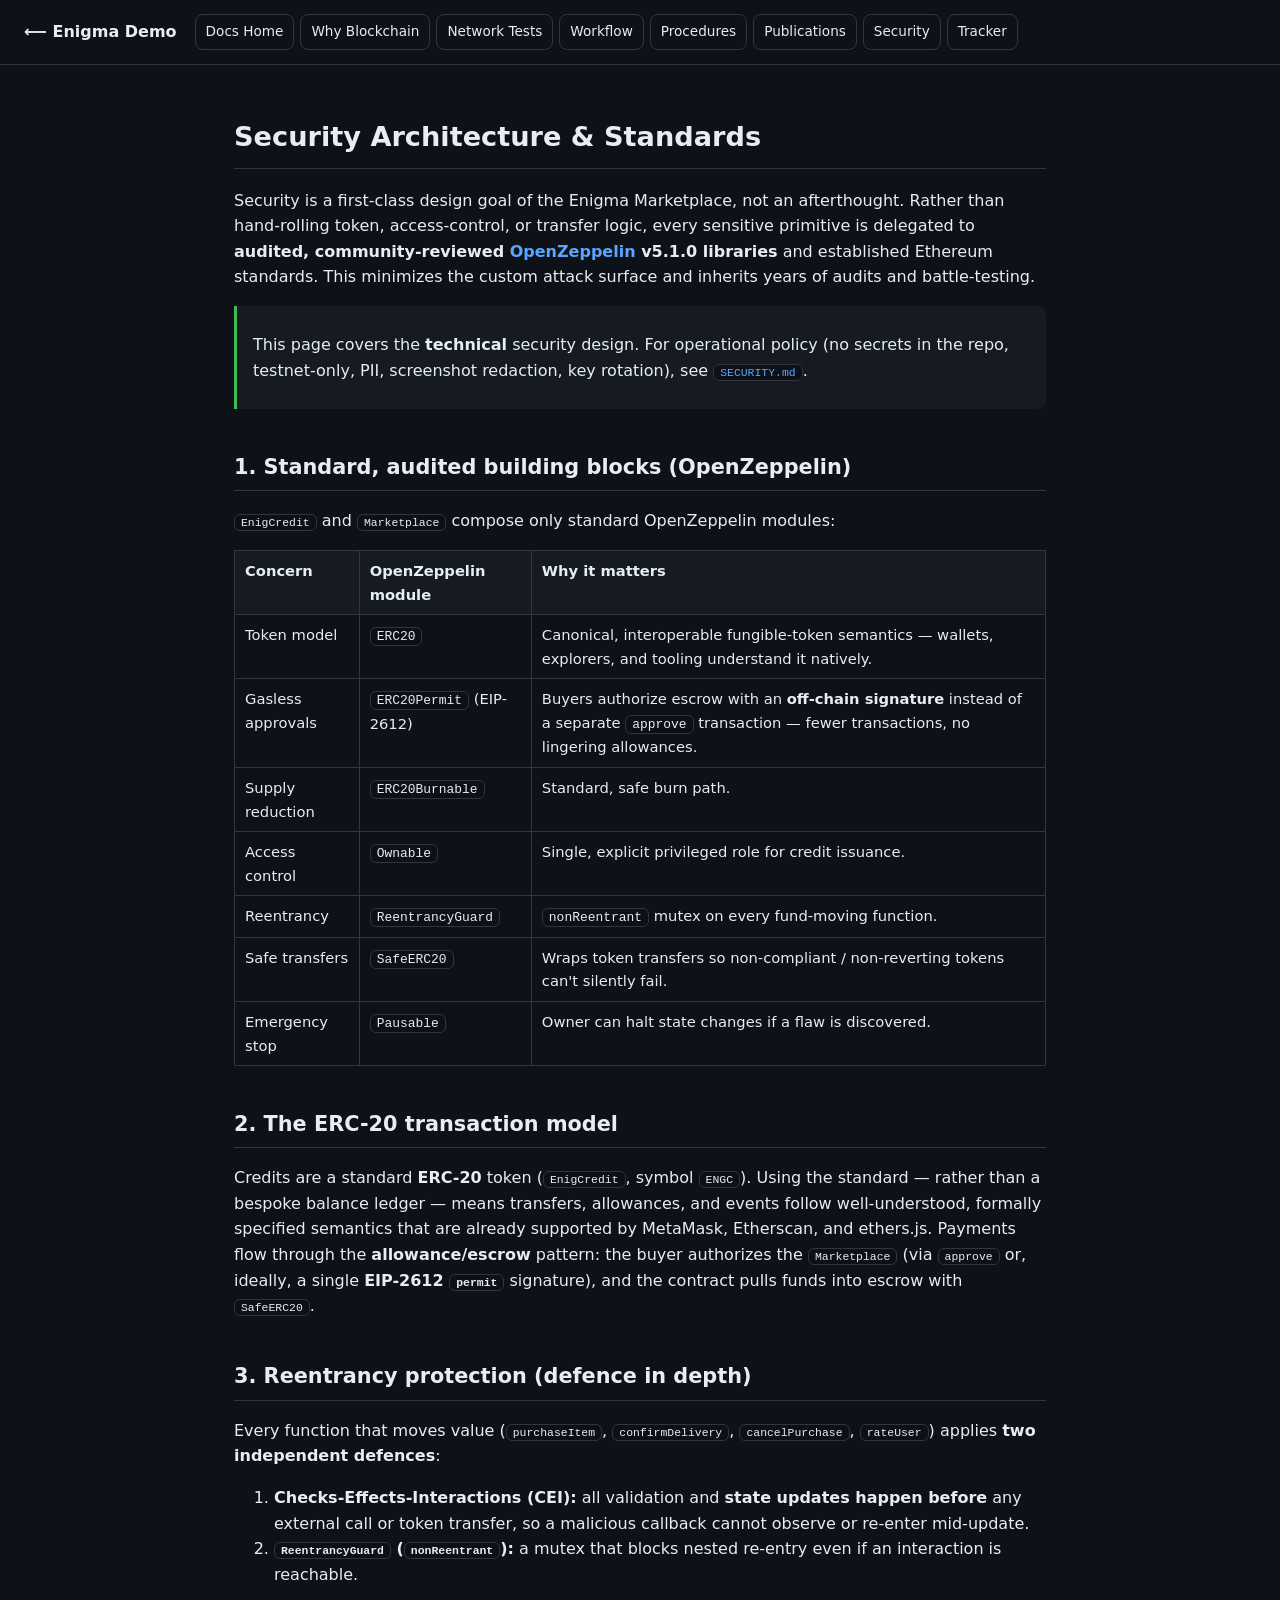
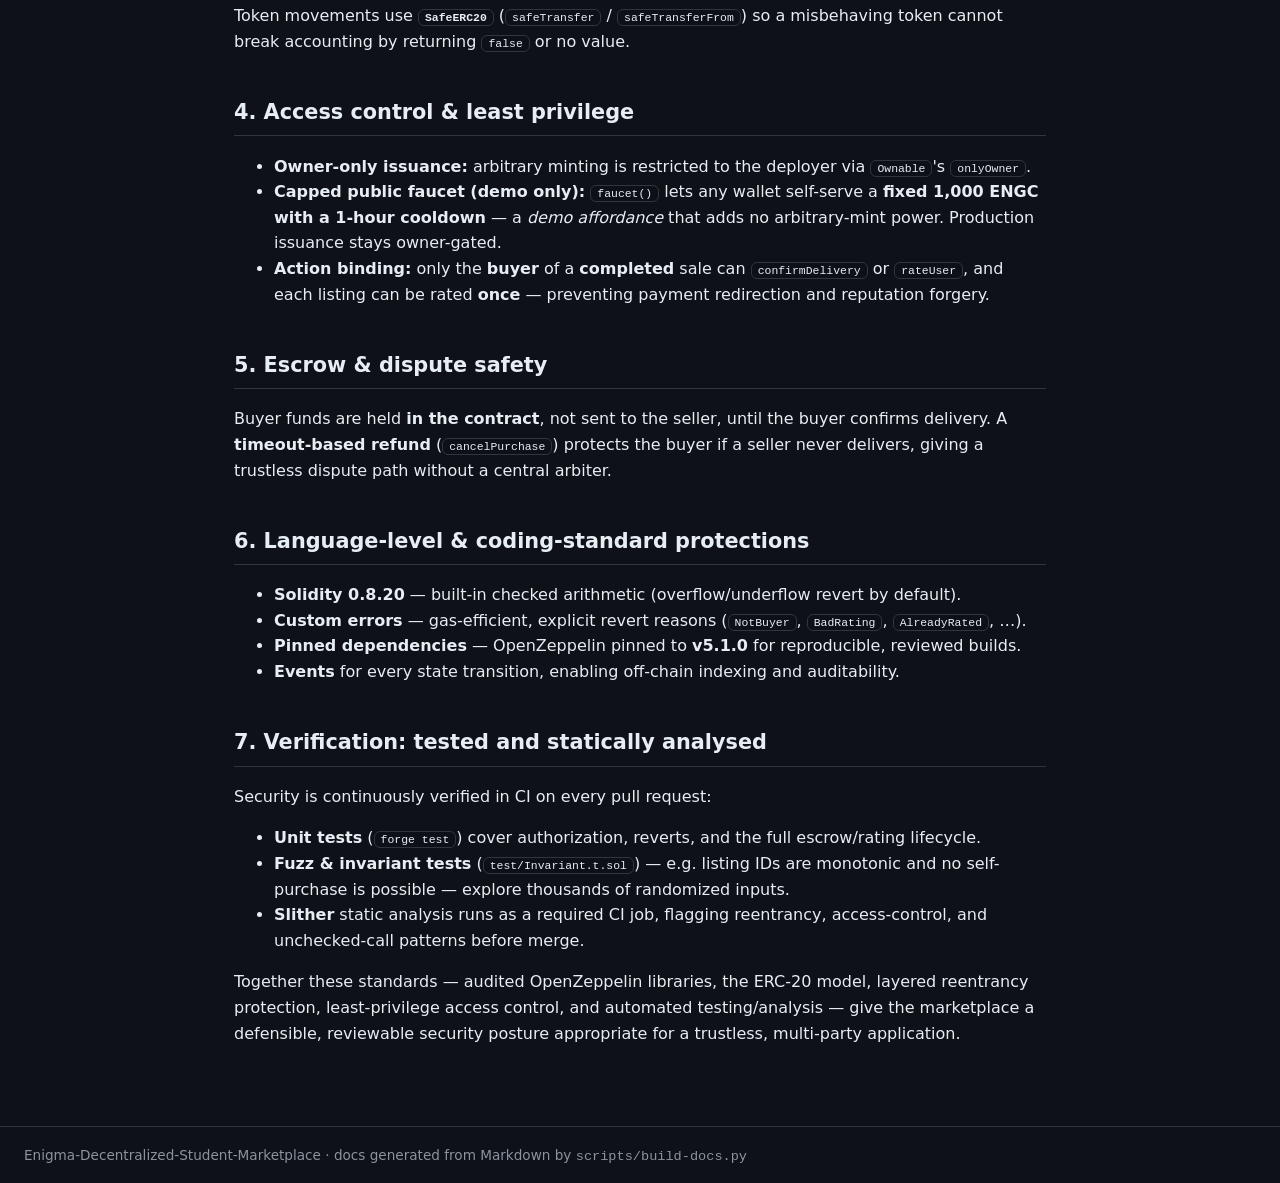
<file: frontend/src/docs/security.html>
<!doctype html><html lang="en"><head><meta charset="utf-8">
<meta name="viewport" content="width=device-width, initial-scale=1">
<title>Security · Enigma Docs</title>
<link rel="stylesheet" href="docs.css"></head>
<body>
<header class="topbar"><a class="brand" href="../index.html">⟵ Enigma Demo</a><nav><a href="index.html">Docs Home</a><a href="why-blockchain.html">Why Blockchain</a><a href="network-tests.html">Network Tests</a><a href="contributing.html">Workflow</a><a href="procedures.html">Procedures</a><a href="publications.html">Publications</a><a href="security.html">Security</a><a href="../tracker/index.html">Tracker</a></nav></header>
<main class="doc">
<h1 id="security-architecture--standards">Security Architecture &amp; Standards</h1>
<p>Security is a first-class design goal of the Enigma Marketplace, not an afterthought. Rather than hand-rolling token, access-control, or transfer logic, every sensitive primitive is delegated to <strong>audited, community-reviewed <a href="https://docs.openzeppelin.com/contracts/5.x/">OpenZeppelin</a> v5.1.0 libraries</strong> and established Ethereum standards. This minimizes the custom attack surface and inherits years of audits and battle-testing.</p>
<blockquote>
<p>This page covers the <strong>technical</strong> security design. For operational policy (no secrets in the repo, testnet-only, PII, screenshot redaction, key rotation), see <a href="https://github.com/enigma-group-project/Enigma-Decentralized-Student-Marketplace/blob/main/SECURITY.md"><code>SECURITY.md</code></a>.</p>
</blockquote>
<h2 id="1-standard-audited-building-blocks-openzeppelin">1. Standard, audited building blocks (OpenZeppelin)</h2>
<p><code>EnigCredit</code> and <code>Marketplace</code> compose only standard OpenZeppelin modules:</p>
<table>
<thead>
<tr>
<th>Concern</th>
<th>OpenZeppelin module</th>
<th>Why it matters</th>
</tr>
</thead>
<tbody>
<tr>
<td>Token model</td>
<td><code>ERC20</code></td>
<td>Canonical, interoperable fungible-token semantics — wallets, explorers, and tooling understand it natively.</td>
</tr>
<tr>
<td>Gasless approvals</td>
<td><code>ERC20Permit</code> (EIP-2612)</td>
<td>Buyers authorize escrow with an <strong>off-chain signature</strong> instead of a separate <code>approve</code> transaction — fewer transactions, no lingering allowances.</td>
</tr>
<tr>
<td>Supply reduction</td>
<td><code>ERC20Burnable</code></td>
<td>Standard, safe burn path.</td>
</tr>
<tr>
<td>Access control</td>
<td><code>Ownable</code></td>
<td>Single, explicit privileged role for credit issuance.</td>
</tr>
<tr>
<td>Reentrancy</td>
<td><code>ReentrancyGuard</code></td>
<td><code>nonReentrant</code> mutex on every fund-moving function.</td>
</tr>
<tr>
<td>Safe transfers</td>
<td><code>SafeERC20</code></td>
<td>Wraps token transfers so non-compliant / non-reverting tokens can't silently fail.</td>
</tr>
<tr>
<td>Emergency stop</td>
<td><code>Pausable</code></td>
<td>Owner can halt state changes if a flaw is discovered.</td>
</tr>
</tbody>
</table>
<h2 id="2-the-erc-20-transaction-model">2. The ERC-20 transaction model</h2>
<p>Credits are a standard <strong>ERC-20</strong> token (<code>EnigCredit</code>, symbol <code>ENGC</code>). Using the standard — rather than a bespoke balance ledger — means transfers, allowances, and events follow well-understood, formally specified semantics that are already supported by MetaMask, Etherscan, and ethers.js. Payments flow through the <strong>allowance/escrow</strong> pattern: the buyer authorizes the <code>Marketplace</code> (via <code>approve</code> or, ideally, a single <strong>EIP-2612 <code>permit</code></strong> signature), and the contract pulls funds into escrow with <code>SafeERC20</code>.</p>
<h2 id="3-reentrancy-protection-defence-in-depth">3. Reentrancy protection (defence in depth)</h2>
<p>Every function that moves value (<code>purchaseItem</code>, <code>confirmDelivery</code>, <code>cancelPurchase</code>, <code>rateUser</code>) applies <strong>two independent defences</strong>:</p>
<ol type="1">
<li><strong>Checks-Effects-Interactions (CEI):</strong> all validation and <strong>state updates happen before</strong> any external call or token transfer, so a malicious callback cannot observe or re-enter mid-update.</li>
<li><strong><code>ReentrancyGuard</code> (<code>nonReentrant</code>):</strong> a mutex that blocks nested re-entry even if an interaction is reachable.</li>
</ol>
<p>Token movements use <strong><code>SafeERC20</code></strong> (<code>safeTransfer</code> / <code>safeTransferFrom</code>) so a misbehaving token cannot break accounting by returning <code>false</code> or no value.</p>
<h2 id="4-access-control--least-privilege">4. Access control &amp; least privilege</h2>
<ul>
<li><strong>Owner-only issuance:</strong> arbitrary minting is restricted to the deployer via <code>Ownable</code>'s <code>onlyOwner</code>.</li>
<li><strong>Capped public faucet (demo only):</strong> <code>faucet()</code> lets any wallet self-serve a <strong>fixed 1,000 ENGC with a 1-hour cooldown</strong> — a <em>demo affordance</em> that adds no arbitrary-mint power. Production issuance stays owner-gated.</li>
<li><strong>Action binding:</strong> only the <strong>buyer</strong> of a <strong>completed</strong> sale can <code>confirmDelivery</code> or <code>rateUser</code>, and each listing can be rated <strong>once</strong> — preventing payment redirection and reputation forgery.</li>
</ul>
<h2 id="5-escrow--dispute-safety">5. Escrow &amp; dispute safety</h2>
<p>Buyer funds are held <strong>in the contract</strong>, not sent to the seller, until the buyer confirms delivery. A <strong>timeout-based refund</strong> (<code>cancelPurchase</code>) protects the buyer if a seller never delivers, giving a trustless dispute path without a central arbiter.</p>
<h2 id="6-language-level--coding-standard-protections">6. Language-level &amp; coding-standard protections</h2>
<ul>
<li><strong>Solidity 0.8.20</strong> — built-in checked arithmetic (overflow/underflow revert by default).</li>
<li><strong>Custom errors</strong> — gas-efficient, explicit revert reasons (<code>NotBuyer</code>, <code>BadRating</code>, <code>AlreadyRated</code>, …).</li>
<li><strong>Pinned dependencies</strong> — OpenZeppelin pinned to <strong>v5.1.0</strong> for reproducible, reviewed builds.</li>
<li><strong>Events</strong> for every state transition, enabling off-chain indexing and auditability.</li>
</ul>
<h2 id="7-verification-tested-and-statically-analysed">7. Verification: tested and statically analysed</h2>
<p>Security is continuously verified in CI on every pull request:</p>
<ul>
<li><strong>Unit tests</strong> (<code>forge test</code>) cover authorization, reverts, and the full escrow/rating lifecycle.</li>
<li><strong>Fuzz &amp; invariant tests</strong> (<code>test/Invariant.t.sol</code>) — e.g. listing IDs are monotonic and no self-purchase is possible — explore thousands of randomized inputs.</li>
<li><strong>Slither</strong> static analysis runs as a required CI job, flagging reentrancy, access-control, and unchecked-call patterns before merge.</li>
</ul>
<p>Together these standards — audited OpenZeppelin libraries, the ERC-20 model, layered reentrancy protection, least-privilege access control, and automated testing/analysis — give the marketplace a defensible, reviewable security posture appropriate for a trustless, multi-party application.</p>

</main>
<footer>Enigma-Decentralized-Student-Marketplace · docs generated from Markdown by <code>scripts/build-docs.py</code></footer>
</body></html>
</file>
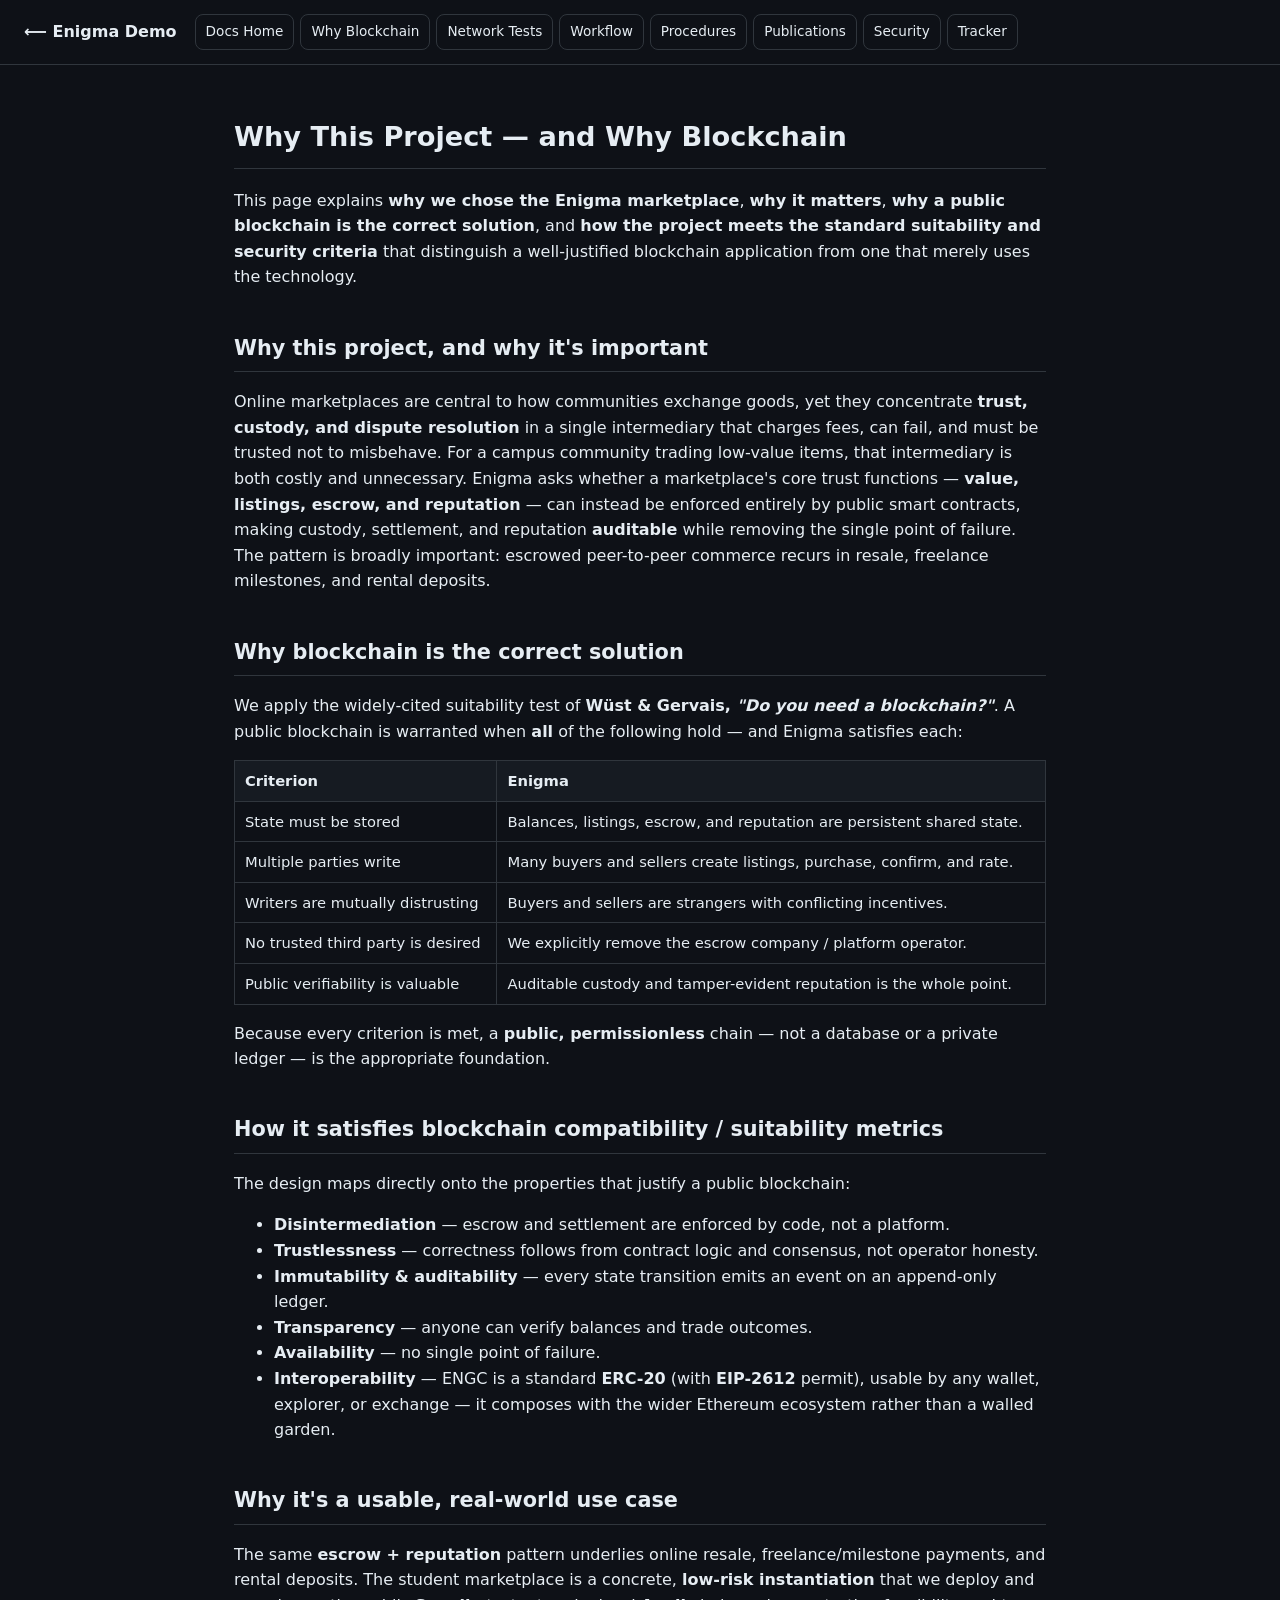
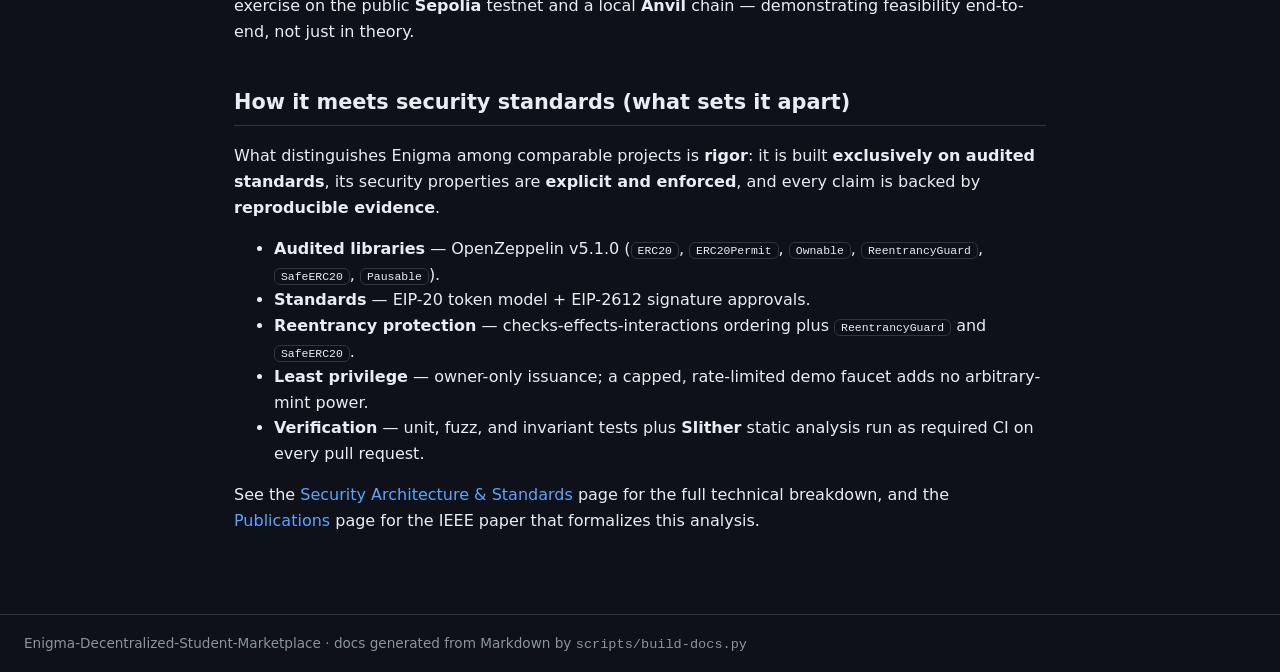
<file: frontend/src/docs/why-blockchain.html>
<!doctype html><html lang="en"><head><meta charset="utf-8">
<meta name="viewport" content="width=device-width, initial-scale=1">
<title>Why Blockchain · Enigma Docs</title>
<link rel="stylesheet" href="docs.css"></head>
<body>
<header class="topbar"><a class="brand" href="../index.html">⟵ Enigma Demo</a><nav><a href="index.html">Docs Home</a><a href="why-blockchain.html">Why Blockchain</a><a href="network-tests.html">Network Tests</a><a href="contributing.html">Workflow</a><a href="procedures.html">Procedures</a><a href="publications.html">Publications</a><a href="security.html">Security</a><a href="../tracker/index.html">Tracker</a></nav></header>
<main class="doc">
<h1 id="why-this-project--and-why-blockchain">Why This Project — and Why Blockchain</h1>
<p>This page explains <strong>why we chose the Enigma marketplace</strong>, <strong>why it matters</strong>, <strong>why a public blockchain is the correct solution</strong>, and <strong>how the project meets the standard suitability and security criteria</strong> that distinguish a well-justified blockchain application from one that merely uses the technology.</p>
<h2 id="why-this-project-and-why-its-important">Why this project, and why it's important</h2>
<p>Online marketplaces are central to how communities exchange goods, yet they concentrate <strong>trust, custody, and dispute resolution</strong> in a single intermediary that charges fees, can fail, and must be trusted not to misbehave. For a campus community trading low-value items, that intermediary is both costly and unnecessary. Enigma asks whether a marketplace's core trust functions — <strong>value, listings, escrow, and reputation</strong> — can instead be enforced entirely by public smart contracts, making custody, settlement, and reputation <strong>auditable</strong> while removing the single point of failure. The pattern is broadly important: escrowed peer-to-peer commerce recurs in resale, freelance milestones, and rental deposits.</p>
<h2 id="why-blockchain-is-the-correct-solution">Why blockchain is the correct solution</h2>
<p>We apply the widely-cited suitability test of <strong>Wüst &amp; Gervais, <em>"Do you need a blockchain?"</em></strong>. A public blockchain is warranted when <strong>all</strong> of the following hold — and Enigma satisfies each:</p>
<table>
<thead>
<tr>
<th>Criterion</th>
<th>Enigma</th>
</tr>
</thead>
<tbody>
<tr>
<td>State must be stored</td>
<td>Balances, listings, escrow, and reputation are persistent shared state.</td>
</tr>
<tr>
<td>Multiple parties write</td>
<td>Many buyers and sellers create listings, purchase, confirm, and rate.</td>
</tr>
<tr>
<td>Writers are mutually distrusting</td>
<td>Buyers and sellers are strangers with conflicting incentives.</td>
</tr>
<tr>
<td>No trusted third party is desired</td>
<td>We explicitly remove the escrow company / platform operator.</td>
</tr>
<tr>
<td>Public verifiability is valuable</td>
<td>Auditable custody and tamper-evident reputation is the whole point.</td>
</tr>
</tbody>
</table>
<p>Because every criterion is met, a <strong>public, permissionless</strong> chain — not a database or a private ledger — is the appropriate foundation.</p>
<h2 id="how-it-satisfies-blockchain-compatibility--suitability-metrics">How it satisfies blockchain compatibility / suitability metrics</h2>
<p>The design maps directly onto the properties that justify a public blockchain:</p>
<ul>
<li><strong>Disintermediation</strong> — escrow and settlement are enforced by code, not a platform.</li>
<li><strong>Trustlessness</strong> — correctness follows from contract logic and consensus, not operator honesty.</li>
<li><strong>Immutability &amp; auditability</strong> — every state transition emits an event on an append-only ledger.</li>
<li><strong>Transparency</strong> — anyone can verify balances and trade outcomes.</li>
<li><strong>Availability</strong> — no single point of failure.</li>
<li><strong>Interoperability</strong> — ENGC is a standard <strong>ERC-20</strong> (with <strong>EIP-2612</strong> permit), usable by any wallet, explorer, or exchange — it composes with the wider Ethereum ecosystem rather than a walled garden.</li>
</ul>
<h2 id="why-its-a-usable-real-world-use-case">Why it's a usable, real-world use case</h2>
<p>The same <strong>escrow + reputation</strong> pattern underlies online resale, freelance/milestone payments, and rental deposits. The student marketplace is a concrete, <strong>low-risk instantiation</strong> that we deploy and exercise on the public <strong>Sepolia</strong> testnet and a local <strong>Anvil</strong> chain — demonstrating feasibility end-to-end, not just in theory.</p>
<h2 id="how-it-meets-security-standards-what-sets-it-apart">How it meets security standards (what sets it apart)</h2>
<p>What distinguishes Enigma among comparable projects is <strong>rigor</strong>: it is built <strong>exclusively on audited standards</strong>, its security properties are <strong>explicit and enforced</strong>, and every claim is backed by <strong>reproducible evidence</strong>.</p>
<ul>
<li><strong>Audited libraries</strong> — OpenZeppelin v5.1.0 (<code>ERC20</code>, <code>ERC20Permit</code>, <code>Ownable</code>, <code>ReentrancyGuard</code>, <code>SafeERC20</code>, <code>Pausable</code>).</li>
<li><strong>Standards</strong> — EIP-20 token model + EIP-2612 signature approvals.</li>
<li><strong>Reentrancy protection</strong> — checks-effects-interactions ordering plus <code>ReentrancyGuard</code> and <code>SafeERC20</code>.</li>
<li><strong>Least privilege</strong> — owner-only issuance; a capped, rate-limited demo faucet adds no arbitrary-mint power.</li>
<li><strong>Verification</strong> — unit, fuzz, and invariant tests plus <strong>Slither</strong> static analysis run as required CI on every pull request.</li>
</ul>
<p>See the <a href="security.html">Security Architecture &amp; Standards</a> page for the full technical breakdown, and the <a href="publications.html">Publications</a> page for the IEEE paper that formalizes this analysis.</p>

</main>
<footer>Enigma-Decentralized-Student-Marketplace · docs generated from Markdown by <code>scripts/build-docs.py</code></footer>
</body></html>
</file>
<file: frontend/src/docs/docs.css>
:root { --bg:#0e1117; --card:#161b22; --line:#30363d; --ink:#e6edf3; --muted:#8b949e; --accent:#3fb950; --link:#58a6ff; }
* { box-sizing:border-box; }
body { margin:0; background:var(--bg); color:var(--ink);
  font-family: ui-sans-serif, system-ui, -apple-system, "Segoe UI", Roboto, sans-serif; line-height:1.6; }
a { color:var(--link); text-decoration:none; }
a:hover { text-decoration:underline; }

.topbar { display:flex; flex-wrap:wrap; gap:8px 18px; align-items:center;
  padding:14px 24px; border-bottom:1px solid var(--line); position:sticky; top:0; background:var(--bg); z-index:5; }
.topbar .brand { font-weight:700; color:var(--ink); }
.topbar nav { display:flex; flex-wrap:wrap; gap:6px; }
.topbar nav a { padding:6px 10px; border:1px solid var(--line); border-radius:8px; color:var(--ink); font-size:.85rem; }
.topbar nav a:hover { border-color:var(--accent); text-decoration:none; }

main.doc { max-width:860px; margin:0 auto; padding:32px 24px 64px; }
.doc h1 { font-size:1.7rem; border-bottom:1px solid var(--line); padding-bottom:10px; }
.doc h2 { font-size:1.3rem; margin-top:2em; border-bottom:1px solid var(--line); padding-bottom:6px; }
.doc h3 { font-size:1.08rem; margin-top:1.6em; }
.doc h4 { color:var(--muted); }
.doc p, .doc li { color:var(--ink); }
.doc code { background:#0d1117; border:1px solid var(--line); border-radius:6px; padding:1px 6px; font-size:.88em; }
.doc pre { background:#0d1117; border:1px solid var(--line); border-radius:10px; padding:14px 16px; overflow:auto; }
.doc pre code { background:none; border:0; padding:0; }
.doc table { border-collapse:collapse; width:100%; margin:1em 0; font-size:.92rem; }
.doc th, .doc td { border:1px solid var(--line); padding:8px 10px; text-align:left; vertical-align:top; }
.doc th { background:var(--card); }
.doc blockquote { margin:1em 0; padding:10px 16px; border-left:3px solid var(--accent);
  background:var(--card); border-radius:0 8px 8px 0; color:var(--ink); }
.doc img { max-width:100%; height:auto; border:1px solid var(--line); border-radius:10px; margin:10px 0; display:block; }
.doc hr { border:0; border-top:1px solid var(--line); margin:2em 0; }

.cards { display:grid; gap:16px; grid-template-columns:repeat(auto-fit,minmax(260px,1fr)); margin-top:24px; }
.cards a.card { display:block; background:var(--card); border:1px solid var(--line); border-radius:12px; padding:18px; color:var(--ink); }
.cards a.card:hover { border-color:var(--accent); text-decoration:none; }
.cards .card h3 { margin:0 0 6px; }
.cards .card p { margin:0; color:var(--muted); font-size:.9rem; }

footer { padding:18px 24px; color:var(--muted); border-top:1px solid var(--line); font-size:.85rem; }
</file>
